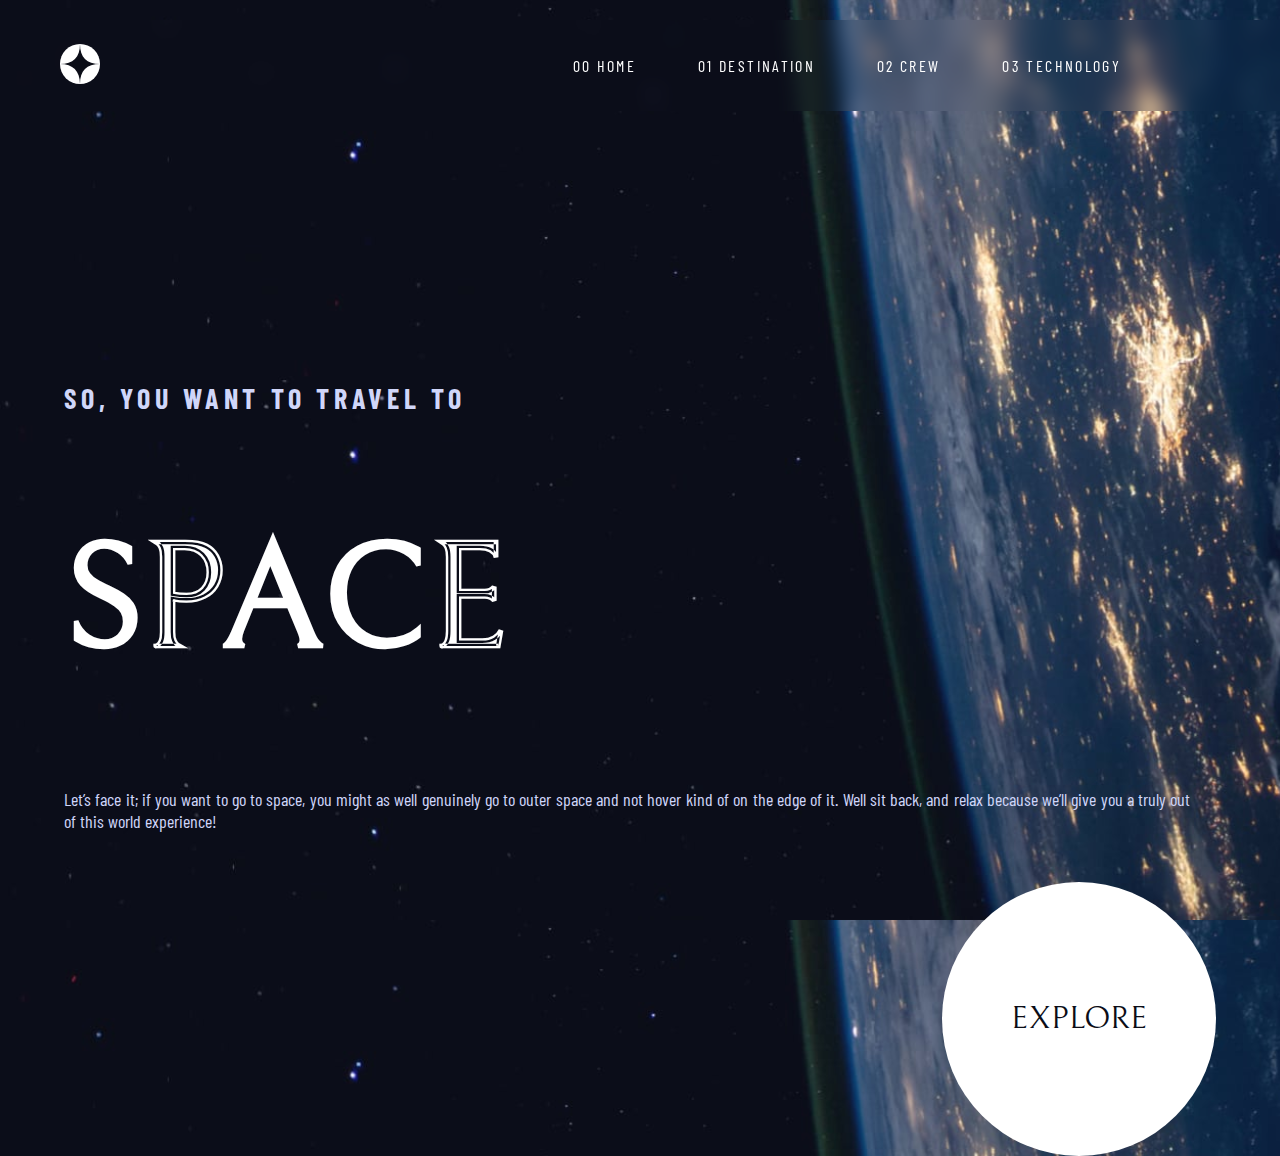
<file: index.html>
<!DOCTYPE html>
<html lang="en">

<head>
    <meta charset="UTF-8">
    <meta name="viewport" content="width=device-width">
    <title>Space Tourism</title>
    <!-- link css -->
    <link rel="stylesheet" type="text/css" href="./assets/css/style.css">
    <!-- link bootstrap -->
    <link href="https://cdn.jsdelivr.net/npm/bootstrap@5.3.0/dist/css/bootstrap.min.css" rel="stylesheet"
        integrity="sha384-9ndCyUaIbzAi2FUVXJi0CjmCapSmO7SnpJef0486qhLnuZ2cdeRhO02iuK6FUUVM" crossorigin="anonymous">
    <!-- link gg fonts -->
    <link rel="preconnect" href="https://fonts.googleapis.com">
    <link rel="preconnect" href="https://fonts.gstatic.com" crossorigin>
    <link href="https://fonts.googleapis.com/css2?family=Bellefair&display=swap" rel="stylesheet">
    <link rel="preconnect" href="https://fonts.googleapis.com">
    <link rel="preconnect" href="https://fonts.gstatic.com" crossorigin>
    <link href="https://fonts.googleapis.com/css2?family=Barlow+Condensed&display=swap" rel="stylesheet">
    <style>
        @media only screen and (min-width:320px) {
            body {
                background: url("/assets/home/background-home-mobile.jpg");
                background-size: cover;
                height: 100vh;
            }
        }

        @media only screen and (min-width:768px) {
            body {
                background: url("/assets/home/background-home-tablet.jpg");
                background-size: cover;
                height: 100vh;
            }
        }

        @media only screen and (min-width:1280px) {
            body {
                background: url("/assets/home/background-home-desktop.jpg");
                background-size: cover;
                height: 100vh;
            }
        }
    </style>
</head>

<body>
    <!-- navbar -->
    <div class="nav-bar">
        <div class="logo">
            <a href="./index.html"><img src="assets/logo.svg" alt="company logo"></a>
        </div>
        <div class="navbar-links">
            <ul>
                <li><a href="./index.html">00 HOME</a></li>
                <li><a href="./destination/destination-moon.html">01 DESTINATION</a></li>
                <li><a href="./crew/crew-douglas.html">02 CREW</a></li>
                <li><a href="./technology/technology-launch.html">03 TECHNOLOGY</a></li>
            </ul>
        </div>
    </div>

    <!-- content -->
    <div class="page">
        <div class="container">
            <div class="row" id="home-row">
                <div class="col-lg-6" id="col1">
                    <h5 class="f-text">SO, YOU WANT TO TRAVEL TO</h5>
                    <h1 class="main-text">SPACE</h1>
                    <p class="s-text">Let’s face it; if you want to go to space, you might as well genuinely go to outer
                        space and not hover kind of on the edge of it. Well sit back, and relax because we’ll give you a
                        truly out of this world experience!</p>
                </div>
                <div class="col-lg-6" id="col2">
                    <a href="./destination/destination-moon.html" class="explore-link">
                        <div class="home-button">
                            <p>EXPLORE</p>
                        </div>
                    </a>
                </div>
            </div>
        </div>
    </div>

    <!-- link script css -->
    <script src=" https://cdn.jsdelivr.net/npm/bootstrap@5.3.0/dist/js/bootstrap.bundle.min.js"
        integrity="sha384-geWF76RCwLtnZ8qwWowPQNguL3RmwHVBC9FhGdlKrxdiJJigb/j/68SIy3Te4Bkz" crossorigin="anonymous">
        </script>
</body>

</html>
</file>
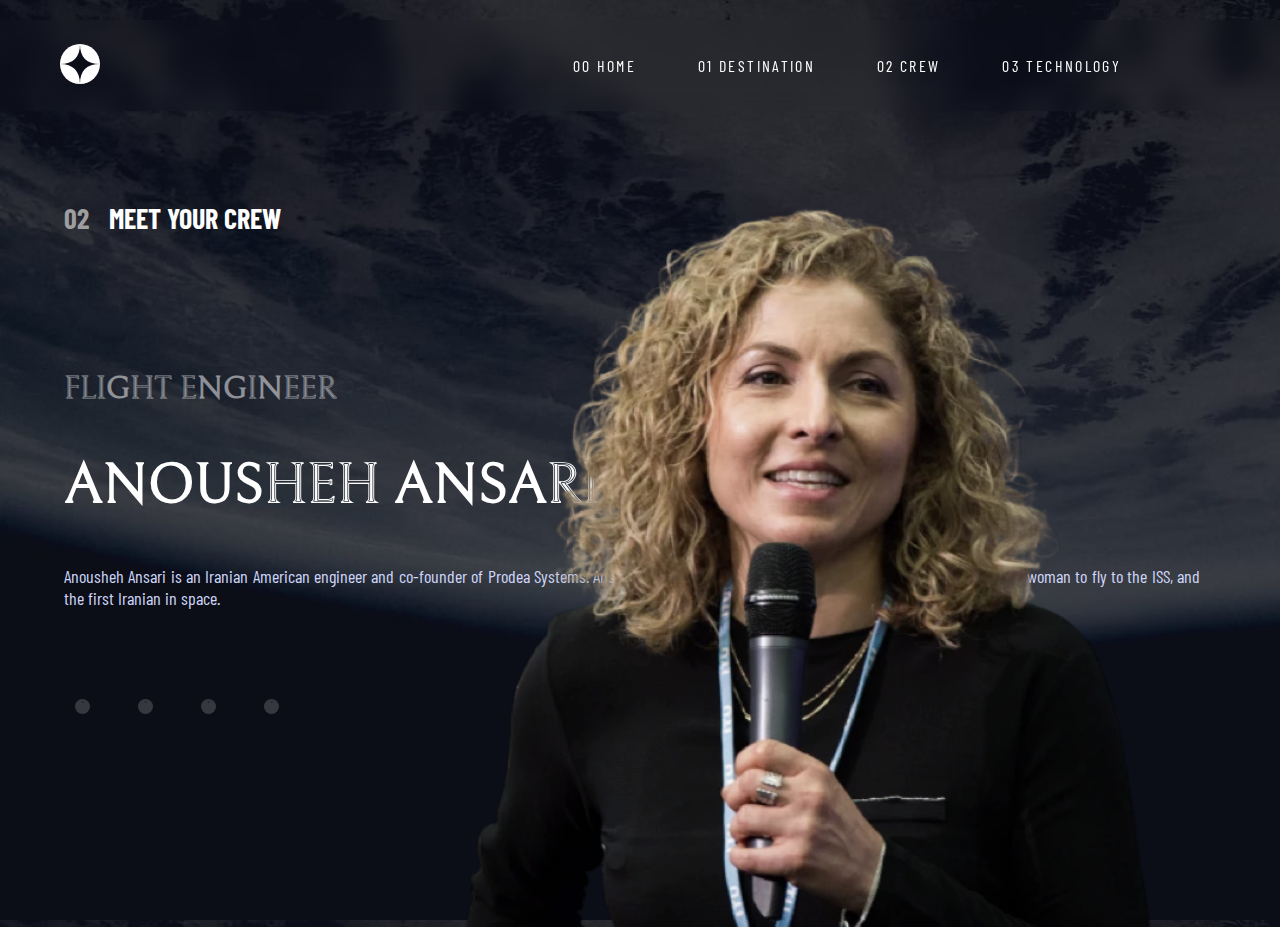
<file: crew/crew-anousheh.html>
<!DOCTYPE html>
<html lang="en">

<head>
    <meta charset="UTF-8">
    <meta name="viewport" content="width=device-width">
    <title>CREW</title>
    <!-- link css -->
    <link rel="stylesheet" type="text/css" href="../assets/css/style.css">
    <!-- link bootstrap -->
    <link href="https://cdn.jsdelivr.net/npm/bootstrap@5.3.0/dist/css/bootstrap.min.css" rel="stylesheet"
        integrity="sha384-9ndCyUaIbzAi2FUVXJi0CjmCapSmO7SnpJef0486qhLnuZ2cdeRhO02iuK6FUUVM" crossorigin="anonymous">
    <!-- link gg fonts -->
    <link rel="preconnect" href="https://fonts.googleapis.com">
    <link rel="preconnect" href="https://fonts.gstatic.com" crossorigin>
    <link href="https://fonts.googleapis.com/css2?family=Bellefair&display=swap" rel="stylesheet">
    <link rel="preconnect" href="https://fonts.googleapis.com">
    <link rel="preconnect" href="https://fonts.gstatic.com" crossorigin>
    <link href="https://fonts.googleapis.com/css2?family=Barlow+Condensed&display=swap" rel="stylesheet">
    <style>
        @media only screen and (min-width: 320px) {
            body {
                background: url("../assets/crew/background-crew-mobile.jpg");
                background-size: cover;
                height: 100vh;
            }
        }

        @media only screen and (min-width: 768px) {
            body {
                background: url("../assets/crew/background-crew-tablet.jpg");
                background-size: cover;
                height: 100vh;
            }
        }

        @media only screen and (min-width: 1280px) {
            body {
                background: url("../assets/crew/background-crew-desktop.jpg");
                background-size: cover;
                height: 100vh;
            }
        }
    </style>
</head>

<body>
    <!-- navbar -->
    <div class="nav-bar">
        <div class="logo">
            <a href="../index.html"><img src="../assets/logo.svg" alt="company logo"></a>
        </div>
        <div class="navbar-links">
            <ul>
                <li><a href="../index.html">00 HOME</a></li>
                <li><a href="../destination/destination-moon.html">01 DESTINATION</a></li>
                <li><a href="../crew/crew-douglas.html">02 CREW</a></li>
                <li><a href="../technology/technology-launch.html">03 TECHNOLOGY</a></li>
            </ul>
        </div>
    </div>

    <!-- content -->
    <div class="container">
        <div class="row" id="crew-row">
            <div class="col-lg-6">
                <h5 class="crew-title"><span style="color:rgb(158, 158, 158)">02</span>MEET YOUR CREW</h5>
                <div class="crew-content">
                    <h3 class="crew-position">FLIGHT ENGINEER</h3>
                    <h2 class="crew-name">ANOUSHEH ANSARI</h2>
                    <p class="crew-desc">Anousheh Ansari is an Iranian American engineer and co-founder of Prodea
                        Systems. Ansari was the fourth self-funded space tourist, the first self-funded woman to fly to
                        the ISS, and the first Iranian in space.</p>
                </div>
                <div class="crew-nav">
                    <div class="nav-circles">
                        <a href="./crew-douglas.html">.</a>
                    </div>
                    <div class="nav-circles">
                        <a href="./crew-mark.html">.</a>
                    </div>
                    <div class="nav-circles">
                        <a href="./crew-pilot.html">.</a>
                    </div>
                    <div class="nav-circles">
                        <a href="./crew-anousheh.html">.</a>
                    </div>
                </div>
            </div>
            <div class="col-lg-6">
                <img src="../assets/crew/image-anousheh-ansari.webp" class="crew-image" alt="crew image">
                <hr class="crew-image-line">
            </div>
        </div>
    </div>

    <!-- link script css -->
    <script src="https://cdn.jsdelivr.net/npm/bootstrap@5.3.0/dist/js/bootstrap.bundle.min.js"
        integrity="sha384-geWF76RCwLtnZ8qwWowPQNguL3RmwHVBC9FhGdlKrxdiJJigb/j/68SIy3Te4Bkz" crossorigin="anonymous">
        </script>
</body>

</html>
</file>
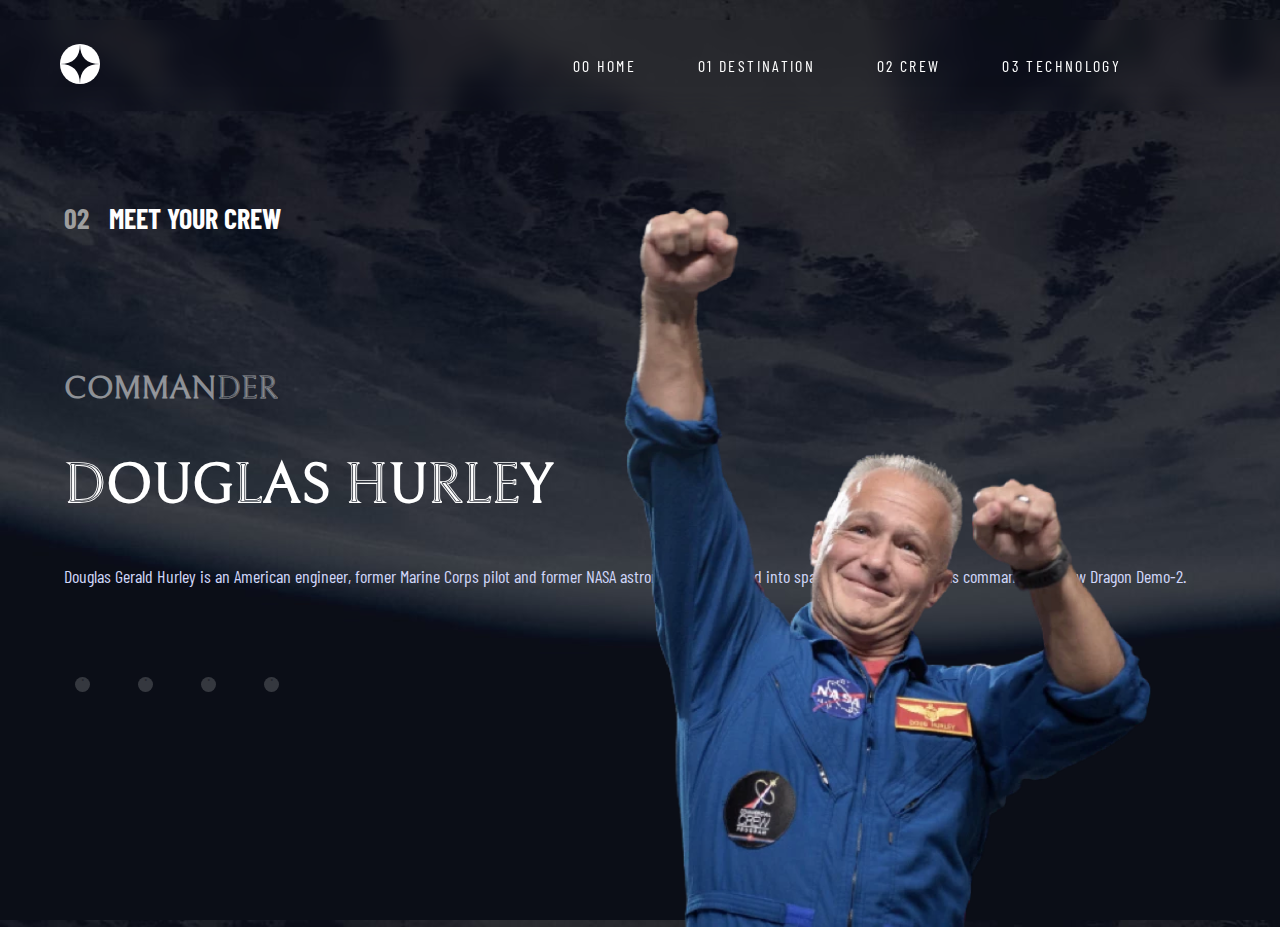
<file: crew/crew-douglas.html>
<!DOCTYPE html>
<html lang="en">

<head>
    <meta charset="UTF-8">
    <meta name="viewport" content="width=device-width">
    <title>CREW</title>
    <!-- link css -->
    <link rel="stylesheet" type="text/css" href="../assets/css/style.css">
    <!-- link bootstrap -->
    <link href="https://cdn.jsdelivr.net/npm/bootstrap@5.3.0/dist/css/bootstrap.min.css" rel="stylesheet"
        integrity="sha384-9ndCyUaIbzAi2FUVXJi0CjmCapSmO7SnpJef0486qhLnuZ2cdeRhO02iuK6FUUVM" crossorigin="anonymous">
    <!-- link gg fonts -->
    <link rel="preconnect" href="https://fonts.googleapis.com">
    <link rel="preconnect" href="https://fonts.gstatic.com" crossorigin>
    <link href="https://fonts.googleapis.com/css2?family=Bellefair&display=swap" rel="stylesheet">
    <link rel="preconnect" href="https://fonts.googleapis.com">
    <link rel="preconnect" href="https://fonts.gstatic.com" crossorigin>
    <link href="https://fonts.googleapis.com/css2?family=Barlow+Condensed&display=swap" rel="stylesheet">
    <style>
        @media only screen and (min-width: 320px) {
            body {
                background: url("../assets/crew/background-crew-mobile.jpg");
                background-size: cover;
                height: 100vh;
            }
        }

        @media only screen and (min-width: 768px) {
            body {
                background: url("../assets/crew/background-crew-tablet.jpg");
                background-size: cover;
                height: 100vh;
            }
        }

        @media only screen and (min-width: 1280px) {
            body {
                background: url("../assets/crew/background-crew-desktop.jpg");
                background-size: cover;
                height: 100vh;
            }
        }
    </style>
</head>

<body>
    <!-- navbar -->
    <div class="nav-bar">
        <div class="logo">
            <a href="../index.html"><img src="../assets/logo.svg" alt="company logo"></a>
        </div>
        <div class="navbar-links">
            <ul>
                <li><a href="../index.html">00 HOME</a></li>
                <li><a href="../destination/destination-moon.html">01 DESTINATION</a></li>
                <li><a href="../crew/crew-douglas.html">02 CREW</a></li>
                <li><a href="../technology/technology-launch.html">03 TECHNOLOGY</a></li>
            </ul>
        </div>
    </div>

    <!-- content -->
    <div class="container">
        <div class="row" id="crew-row">
            <div class="col-lg-6">
                <h5 class="crew-title"><span style="color:rgb(158, 158, 158)">02</span>MEET YOUR CREW</h5>
                <div class="crew-content">
                    <h3 class="crew-position">COMMANDER</h3>
                    <h2 class="crew-name">DOUGLAS HURLEY</h2>
                    <p class="crew-desc">Douglas Gerald Hurley is an American engineer, former Marine
                        Corps pilot and former NASA astronaut. He launched into space for the third time as commander of
                        Crew Dragon Demo-2.</p>
                </div>
                <div class="crew-nav">
                    <div class="nav-circles">
                        <a href="./crew-douglas.html">.</a>
                    </div>
                    <div class="nav-circles">
                        <a href="./crew-mark.html">.</a>
                    </div>
                    <div class="nav-circles">
                        <a href="./crew-pilot.html">.</a>
                    </div>
                    <div class="nav-circles">
                        <a href="./crew-anousheh.html">.</a>
                    </div>
                </div>
            </div>
            <div class="col-lg-6">
                <img src="../assets/crew/image-douglas-hurley.webp" class="crew-image" alt="crew image">
                <hr class="crew-image-line">
            </div>
        </div>
    </div>

    <!-- link script css -->
    <script src="https://cdn.jsdelivr.net/npm/bootstrap@5.3.0/dist/js/bootstrap.bundle.min.js"
        integrity="sha384-geWF76RCwLtnZ8qwWowPQNguL3RmwHVBC9FhGdlKrxdiJJigb/j/68SIy3Te4Bkz" crossorigin="anonymous">
        </script>
</body>

</html>
</file>
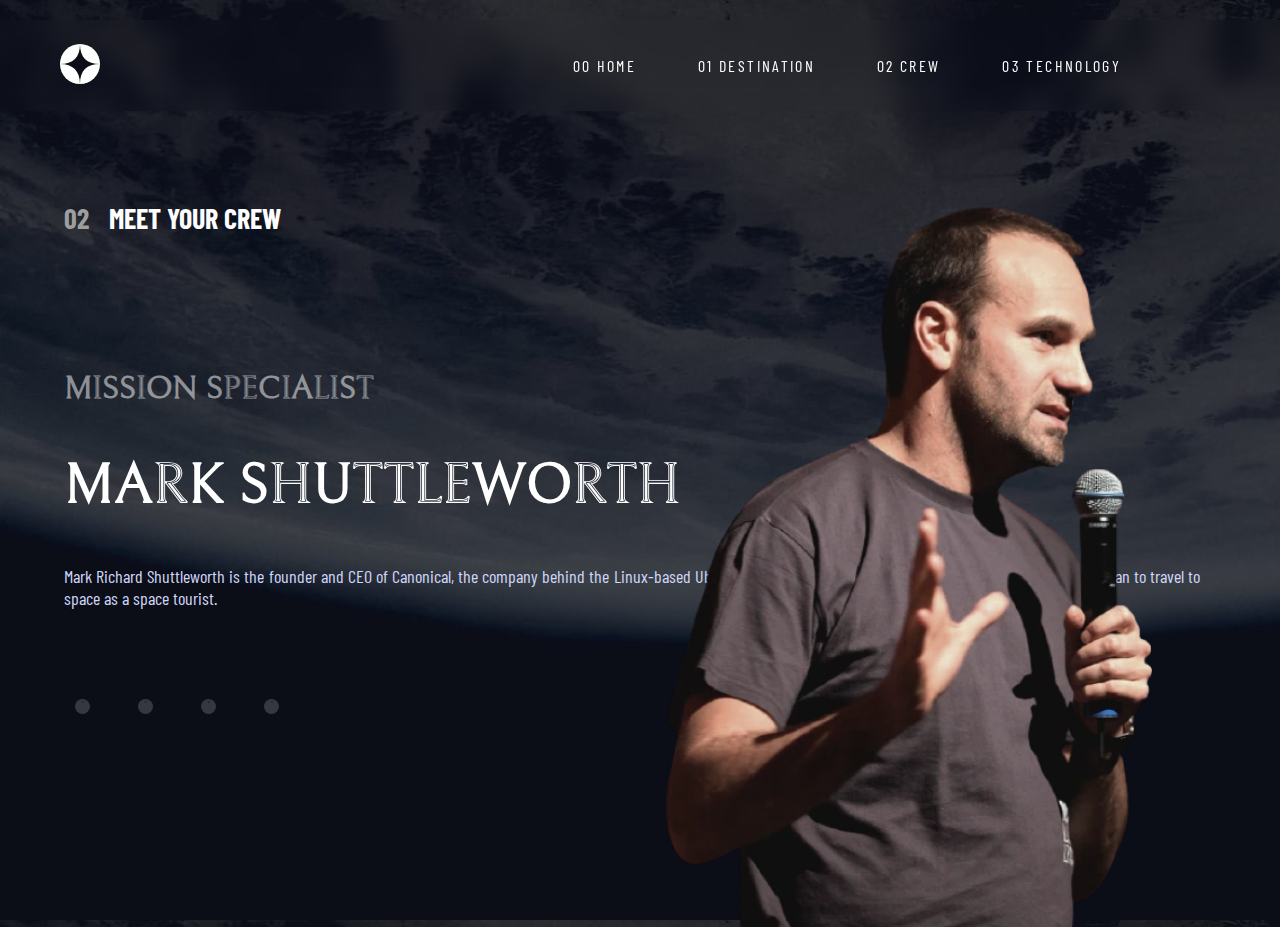
<file: crew/crew-mark.html>
<!DOCTYPE html>
<html lang="en">

<head>
    <meta charset="UTF-8">
    <meta name="viewport" content="width=device-width">
    <title>CREW</title>
    <!-- link css -->
    <link rel="stylesheet" type="text/css" href="../assets/css/style.css">
    <!-- link bootstrap -->
    <link href="https://cdn.jsdelivr.net/npm/bootstrap@5.3.0/dist/css/bootstrap.min.css" rel="stylesheet"
        integrity="sha384-9ndCyUaIbzAi2FUVXJi0CjmCapSmO7SnpJef0486qhLnuZ2cdeRhO02iuK6FUUVM" crossorigin="anonymous">
    <!-- link gg fonts -->
    <link rel="preconnect" href="https://fonts.googleapis.com">
    <link rel="preconnect" href="https://fonts.gstatic.com" crossorigin>
    <link href="https://fonts.googleapis.com/css2?family=Bellefair&display=swap" rel="stylesheet">
    <link rel="preconnect" href="https://fonts.googleapis.com">
    <link rel="preconnect" href="https://fonts.gstatic.com" crossorigin>
    <link href="https://fonts.googleapis.com/css2?family=Barlow+Condensed&display=swap" rel="stylesheet">
    <style>
        @media only screen and (min-width: 320px) {
            body {
                background: url("../assets/crew/background-crew-mobile.jpg");
                background-size: cover;
                height: 100vh;
            }
        }

        @media only screen and (min-width: 768px) {
            body {
                background: url("../assets/crew/background-crew-tablet.jpg");
                background-size: cover;
                height: 100vh;
            }
        }

        @media only screen and (min-width: 1280px) {
            body {
                background: url("../assets/crew/background-crew-desktop.jpg");
                background-size: cover;
                height: 100vh;
            }
        }
    </style>
</head>

<body>
    <!-- navbar -->
    <div class="nav-bar">
        <div class="logo">
            <a href="../index.html"><img src="../assets/logo.svg" alt="company logo"></a>
        </div>
        <div class="navbar-links">
            <ul>
                <li><a href="../index.html">00 HOME</a></li>
                <li><a href="../destination/destination-moon.html">01 DESTINATION</a></li>
                <li><a href="../crew/crew-douglas.html">02 CREW</a></li>
                <li><a href="../technology/technology-launch.html">03 TECHNOLOGY</a></li>
            </ul>
        </div>
    </div>

    <!-- content -->
    <div class="container">
        <div class="row" id="crew-row">
            <div class="col-lg-6">
                <h5 class="crew-title"><span style="color:rgb(158, 158, 158)">02</span>MEET YOUR CREW</h5>
                <div class="crew-content">
                    <h3 class="crew-position">MISSION SPECIALIST</h3>
                    <h2 class="crew-name">MARK SHUTTLEWORTH</h2>
                    <p class="crew-desc">Mark Richard Shuttleworth is the founder and CEO of Canonical, the company
                        behind the Linux-based Ubuntu operating system. Shuttleworth became the first South African to
                        travel to space as a space tourist.</p>
                </div>
                <div class="crew-nav">
                    <div class="nav-circles">
                        <a href="./crew-douglas.html">.</a>
                    </div>
                    <div class="nav-circles">
                        <a href="./crew-mark.html">.</a>
                    </div>
                    <div class="nav-circles">
                        <a href="./crew-pilot.html">.</a>
                    </div>
                    <div class="nav-circles">
                        <a href="./crew-anousheh.html">.</a>
                    </div>
                </div>
            </div>
            <div class="col-lg-6">
                <img src="../assets/crew/image-mark-shuttleworth.webp" class="crew-image" alt="crew image">
                <hr class="crew-image-line">
            </div>
        </div>
    </div>

    <!-- link script css -->
    <script src="https://cdn.jsdelivr.net/npm/bootstrap@5.3.0/dist/js/bootstrap.bundle.min.js"
        integrity="sha384-geWF76RCwLtnZ8qwWowPQNguL3RmwHVBC9FhGdlKrxdiJJigb/j/68SIy3Te4Bkz" crossorigin="anonymous">
        </script>
</body>

</html>
</file>
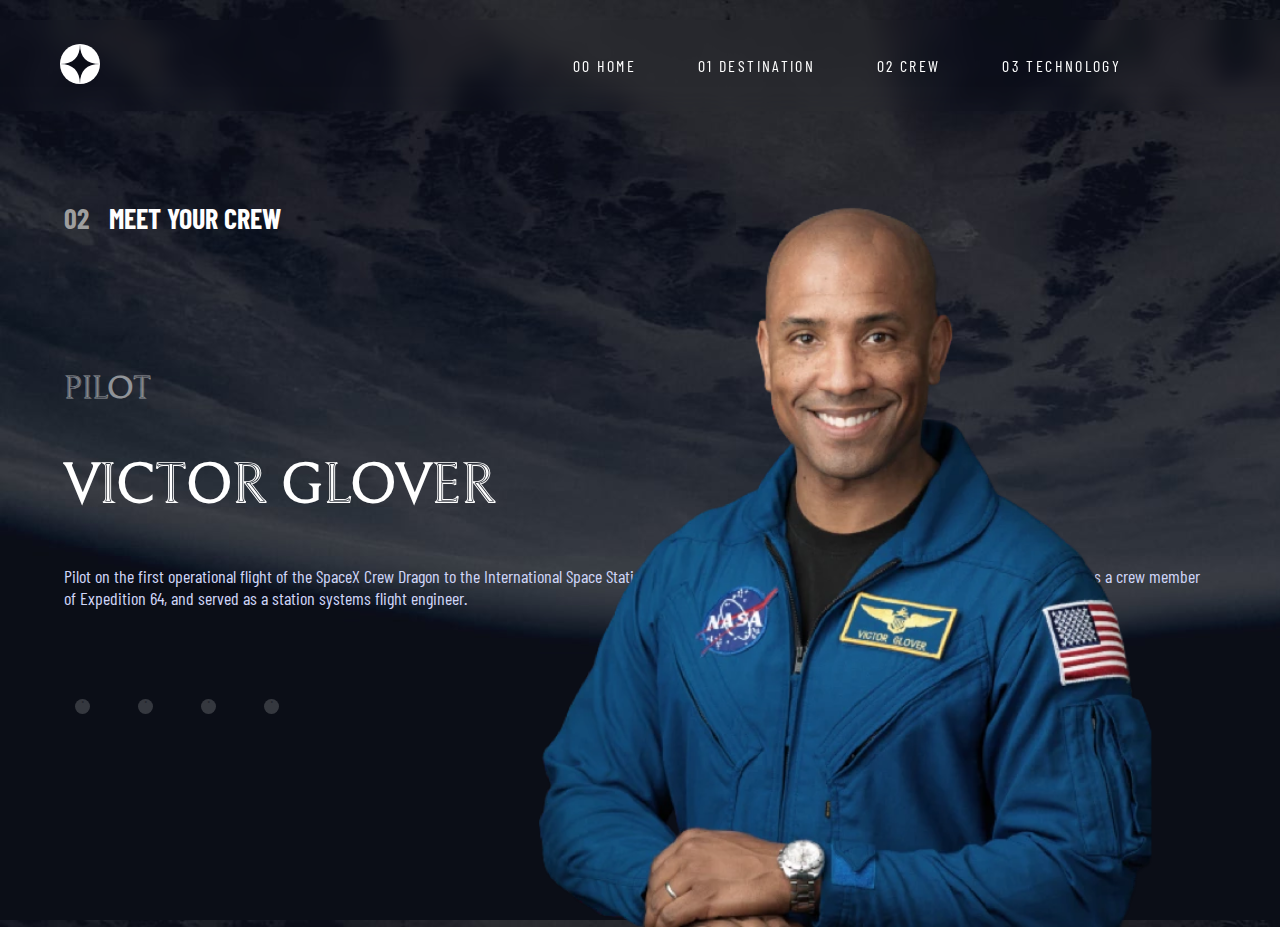
<file: crew/crew-pilot.html>
<!DOCTYPE html>
<html lang="en">

<head>
    <meta charset="UTF-8">
    <meta name="viewport" content="width=device-width">
    <title>CREW</title>
    <!-- link css -->
    <link rel="stylesheet" type="text/css" href="../assets/css/style.css">
    <!-- link bootstrap -->
    <link href="https://cdn.jsdelivr.net/npm/bootstrap@5.3.0/dist/css/bootstrap.min.css" rel="stylesheet"
        integrity="sha384-9ndCyUaIbzAi2FUVXJi0CjmCapSmO7SnpJef0486qhLnuZ2cdeRhO02iuK6FUUVM" crossorigin="anonymous">
    <!-- link gg fonts -->
    <link rel="preconnect" href="https://fonts.googleapis.com">
    <link rel="preconnect" href="https://fonts.gstatic.com" crossorigin>
    <link href="https://fonts.googleapis.com/css2?family=Bellefair&display=swap" rel="stylesheet">
    <link rel="preconnect" href="https://fonts.googleapis.com">
    <link rel="preconnect" href="https://fonts.gstatic.com" crossorigin>
    <link href="https://fonts.googleapis.com/css2?family=Barlow+Condensed&display=swap" rel="stylesheet">
    <style>
        @media only screen and (min-width: 320px) {
            body {
                background: url("../assets/crew/background-crew-mobile.jpg");
                background-size: cover;
                height: 100vh;
            }
        }

        @media only screen and (min-width: 768px) {
            body {
                background: url("../assets/crew/background-crew-tablet.jpg");
                background-size: cover;
                height: 100vh;
            }
        }

        @media only screen and (min-width: 1280px) {
            body {
                background: url("../assets/crew/background-crew-desktop.jpg");
                background-size: cover;
                height: 100vh;
            }
        }
    </style>
</head>

<body>
    <!-- navbar -->
    <div class="nav-bar">
        <div class="logo">
            <a href="../index.html"><img src="../assets/logo.svg" alt="company logo"></a>
        </div>
        <div class="navbar-links">
            <ul>
                <li><a href="../index.html">00 HOME</a></li>
                <li><a href="../destination/destination-moon.html">01 DESTINATION</a></li>
                <li><a href="../crew/crew-douglas.html">02 CREW</a></li>
                <li><a href="../technology/technology-launch.html">03 TECHNOLOGY</a></li>
            </ul>
        </div>
    </div>

    <!-- content -->
    <div class="container">
        <div class="row" id="crew-row">
            <div class="col-lg-6">
                <h5 class="crew-title"><span style="color:rgb(158, 158, 158)">02</span>MEET YOUR CREW</h5>
                <div class="crew-content">
                    <h3 class="crew-position">PILOT</h3>
                    <h2 class="crew-name">VICTOR GLOVER</h2>
                    <p class="crew-desc">Pilot on the first operational flight of the SpaceX Crew Dragon to the
                        International Space Station. Glover is a commander in the U.S. Navy where he pilots an F/A-18.He
                        was a crew member of Expedition 64, and served as a station systems flight engineer.</p>
                </div>
                <div class="crew-nav">
                    <div class="nav-circles">
                        <a href="./crew-douglas.html">.</a>
                    </div>
                    <div class="nav-circles">
                        <a href="./crew-mark.html">.</a>
                    </div>
                    <div class="nav-circles">
                        <a href="./crew-pilot.html">.</a>
                    </div>
                    <div class="nav-circles">
                        <a href="./crew-anousheh.html">.</a>
                    </div>
                </div>
            </div>
            <div class="col-lg-6">
                <img src="../assets/crew/image-victor-glover.webp" class="crew-image" alt="crew image">
                <hr class="crew-image-line">
            </div>
        </div>
    </div>

    <!-- link script css -->
    <script src="https://cdn.jsdelivr.net/npm/bootstrap@5.3.0/dist/js/bootstrap.bundle.min.js"
        integrity="sha384-geWF76RCwLtnZ8qwWowPQNguL3RmwHVBC9FhGdlKrxdiJJigb/j/68SIy3Te4Bkz" crossorigin="anonymous">
        </script>
</body>

</html>
</file>
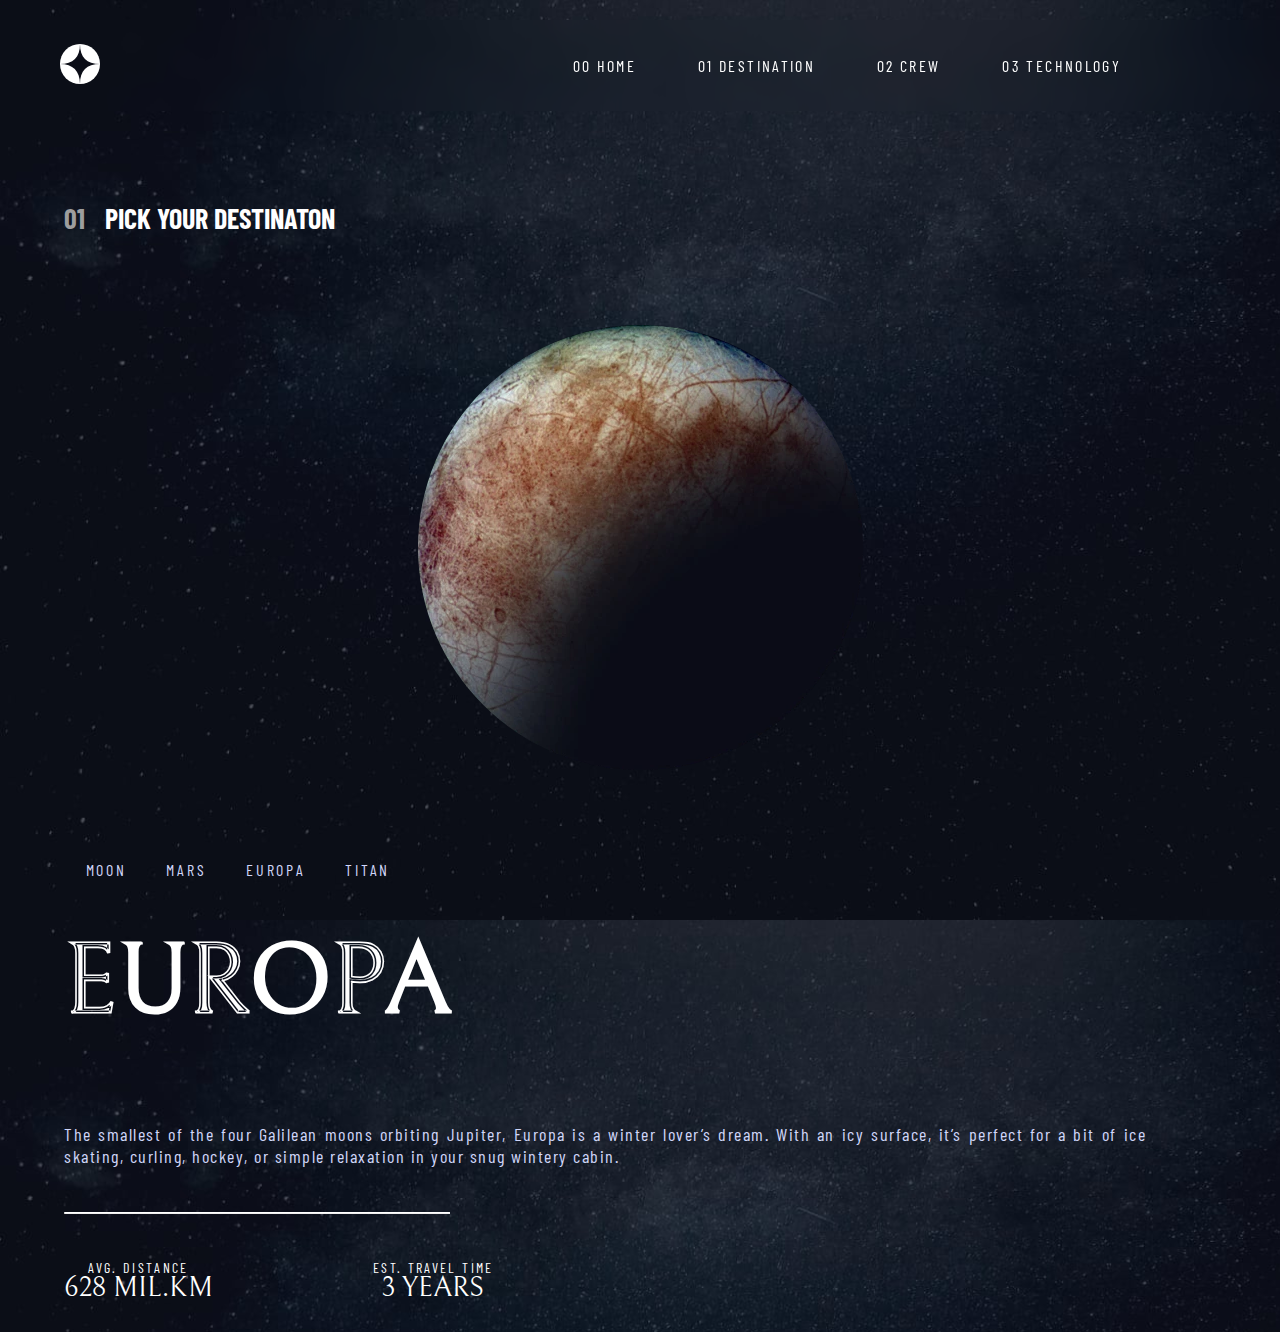
<file: destination/destination-europa.html>
<!DOCTYPE html>
<html lang="en">

<head>
    <meta charset="UTF-8">
    <meta name="viewport" content="width=device-width">
    <title>DESTINATION</title>
    <!-- link css -->
    <link rel="stylesheet" type="text/css" href="../assets/css/style.css">
    <!-- link bootstrap -->
    <link href="https://cdn.jsdelivr.net/npm/bootstrap@5.3.0/dist/css/bootstrap.min.css" rel="stylesheet"
        integrity="sha384-9ndCyUaIbzAi2FUVXJi0CjmCapSmO7SnpJef0486qhLnuZ2cdeRhO02iuK6FUUVM" crossorigin="anonymous">
    <!-- link gg fonts -->
    <link rel="preconnect" href="https://fonts.googleapis.com">
    <link rel="preconnect" href="https://fonts.gstatic.com" crossorigin>
    <link href="https://fonts.googleapis.com/css2?family=Bellefair&display=swap" rel="stylesheet">
    <link rel="preconnect" href="https://fonts.googleapis.com">
    <link rel="preconnect" href="https://fonts.gstatic.com" crossorigin>
    <link href="https://fonts.googleapis.com/css2?family=Barlow+Condensed&display=swap" rel="stylesheet">
    <style>
        @media only screen and (min-width: 320px) {
            body {
                background: url("../assets/destination/background-destination-mobile.jpg");
                background-size: cover;
                height: 100vh;
            }
        }

        @media only screen and (min-width: 768px) {
            body {
                background: url("../assets/destination/background-destination-tablet.jpg");
                background-size: cover;
                height: 100vh;
            }
        }

        @media only screen and (min-width: 1280px) {
            body {
                background: url("../assets/destination/background-destination-desktop.jpg");
                background-size: cover;
                height: 100vh;
            }
        }
    </style>
</head>

<body>
    <!-- navbar -->
    <div class="nav-bar">
        <div class="logo">
            <a href="../index.html"><img src="../assets/logo.svg" alt="company logo"></a>
        </div>
        <div class="navbar-links">
            <ul>
                <li><a href="../index.html">00 HOME</a></li>
                <li><a href="./destination-moon.html">01 DESTINATION</a></li>
                <li><a href="../crew/crew-douglas.html">02 CREW</a></li>
                <li><a href="../technology/technology-launch.html">03 TECHNOLOGY</a></li>
            </ul>
        </div>
    </div>

    <!-- content -->
    <div class="destination-page">
        <div class="container">
            <div class="row" id="dest-row">
                <div class="col-lg-6">
                    <h5 class="dest-title"><span style="color:rgb(158, 158, 158)">01</span>PICK YOUR DESTINATON</h5>
                    <div class="planetholder">
                        <img class="planet" src="../assets/destination/image-europa.webp" alt="moon">
                    </div>
                </div>
                <div class="col-lg-6" id="dest-col2">
                    <div class="planet-navbar">
                        <ul>
                            <li><a href="./destination-moon.html">MOON</a></li>
                            <li><a href="./destination-mars.html">MARS</a></li>
                            <li><a href="./destination-europa.html">EUROPA</a></li>
                            <li><a href="./destination-titan.html">TITAN</a></li>
                        </ul>
                    </div>
                    <h2 class="moon-name">EUROPA</h2>
                    <p class="moon-desc">The smallest of the four Galilean moons orbiting Jupiter, Europa is a winter
                        lover’s dream. With an icy surface, it’s perfect for a bit of ice skating, curling, hockey, or
                        simple relaxation in your snug wintery cabin.</p>
                    <hr class="line">
                    <div class="bottom-section">
                        <div class="distance">
                            <p class="dis-title">AVG. DISTANCE</p>
                            <p class="dis-value">628 MIL.KM</p>
                        </div>
                        <div class="time">
                            <p class="est-time">EST. TRAVEL TIME</p>
                            <p class="time-value">3 YEARS</p>
                        </div>
                    </div>
                </div>
            </div>
        </div>
    </div>

    <!-- link script css -->
    <script src=" https://cdn.jsdelivr.net/npm/bootstrap@5.3.0/dist/js/bootstrap.bundle.min.js"
        integrity="sha384-geWF76RCwLtnZ8qwWowPQNguL3RmwHVBC9FhGdlKrxdiJJigb/j/68SIy3Te4Bkz" crossorigin="anonymous">
        </script>
</body>

</html>
</file>
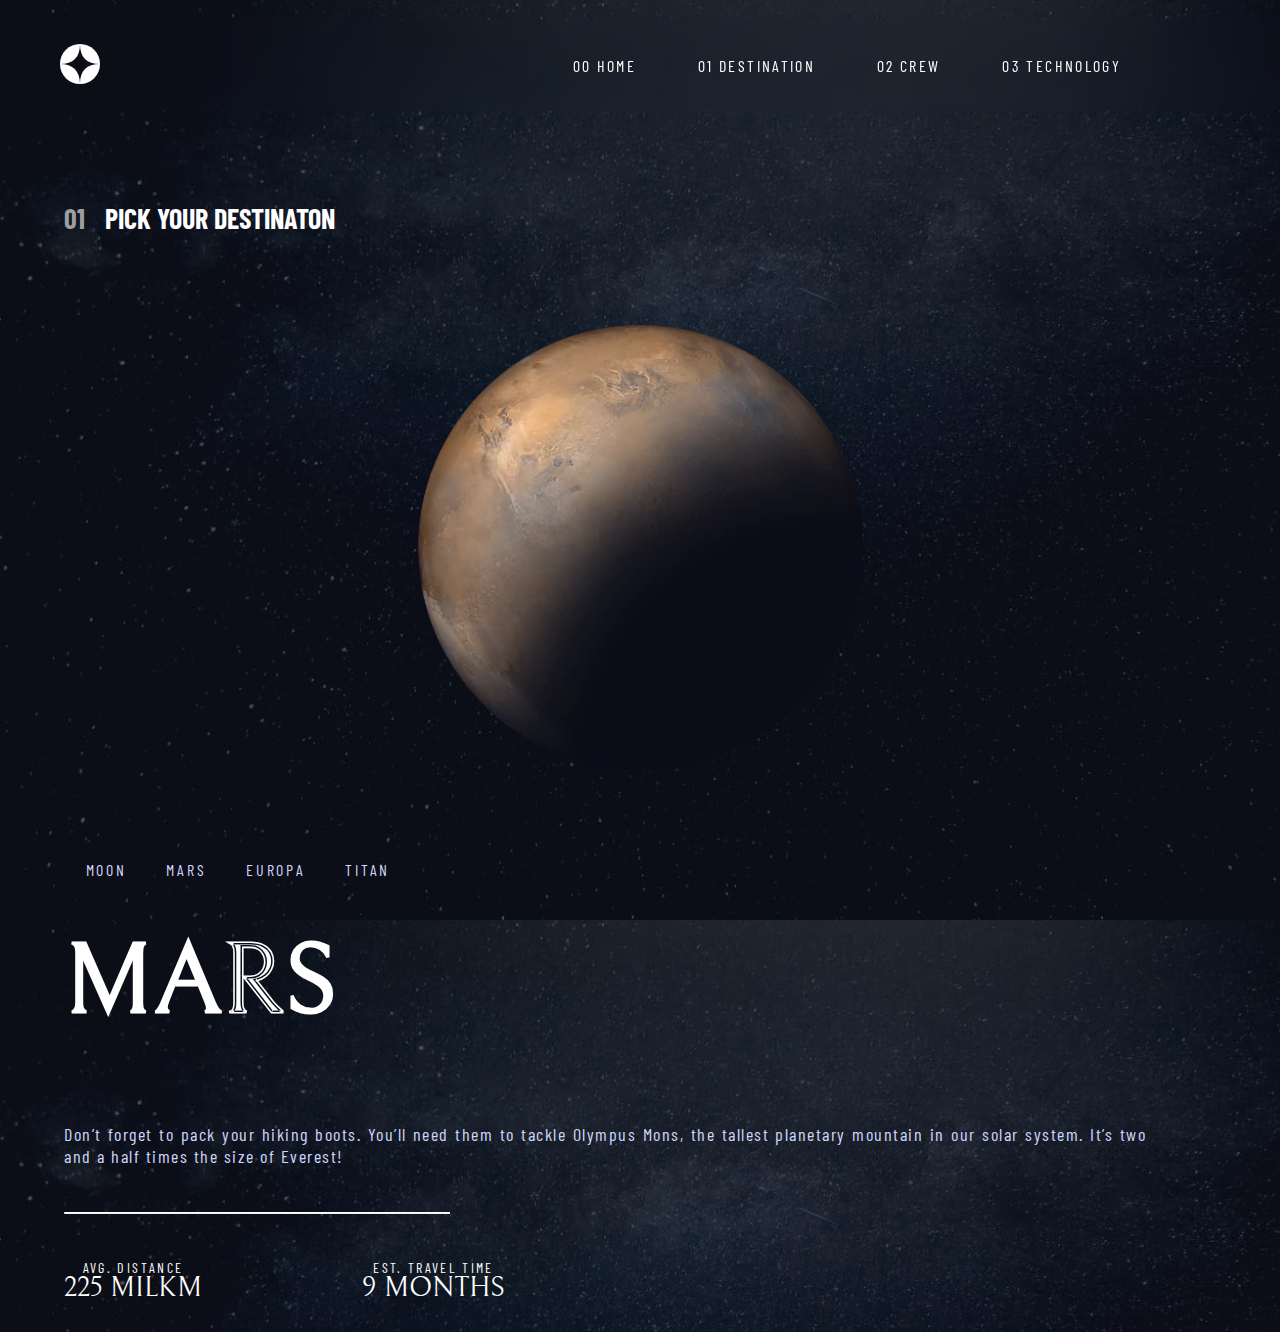
<file: destination/destination-mars.html>
<!DOCTYPE html>
<html lang="en">

<head>
    <meta charset="UTF-8">
    <meta name="viewport" content="width=device-width">
    <title>DESTINATION</title>
    <!-- link css -->
    <link rel="stylesheet" type="text/css" href="../assets/css/style.css">
    <!-- link bootstrap -->
    <link href="https://cdn.jsdelivr.net/npm/bootstrap@5.3.0/dist/css/bootstrap.min.css" rel="stylesheet"
        integrity="sha384-9ndCyUaIbzAi2FUVXJi0CjmCapSmO7SnpJef0486qhLnuZ2cdeRhO02iuK6FUUVM" crossorigin="anonymous">
    <!-- link gg fonts -->
    <link rel="preconnect" href="https://fonts.googleapis.com">
    <link rel="preconnect" href="https://fonts.gstatic.com" crossorigin>
    <link href="https://fonts.googleapis.com/css2?family=Bellefair&display=swap" rel="stylesheet">
    <link rel="preconnect" href="https://fonts.googleapis.com">
    <link rel="preconnect" href="https://fonts.gstatic.com" crossorigin>
    <link href="https://fonts.googleapis.com/css2?family=Barlow+Condensed&display=swap" rel="stylesheet">
    <style>
        @media only screen and (min-width: 320px) {
            body {
                background: url("../assets/destination/background-destination-mobile.jpg");
                background-size: cover;
                height: 100vh;
            }
        }

        @media only screen and (min-width: 768px) {
            body {
                background: url("../assets/destination/background-destination-tablet.jpg");
                background-size: cover;
                height: 100vh;
            }
        }

        @media only screen and (min-width: 1280px) {
            body {
                background: url("../assets/destination/background-destination-desktop.jpg");
                background-size: cover;
                height: 100vh;
            }
        }
    </style>
</head>

<body>
    <!-- navbar -->
    <div class="nav-bar">
        <div class="logo">
            <a href="../index.html"><img src="../assets/logo.svg" alt="company logo"></a>
        </div>
        <div class="navbar-links">
            <ul>
                <li><a href="../index.html">00 HOME</a></li>
                <li><a href="./destination-moon.html">01 DESTINATION</a></li>
                <li><a href="../crew/crew-douglas.html">02 CREW</a></li>
                <li><a href="../technology/technology-launch.html">03 TECHNOLOGY</a></li>
            </ul>
        </div>
    </div>

    <!-- content -->
    <div class="destination-page">
        <div class="container">
            <div class="row" id="dest-row">
                <div class="col-lg-6">
                    <h5 class="dest-title"><span style="color:rgb(158, 158, 158)">01</span>PICK YOUR DESTINATON</h5>
                    <div class="planetholder">
                        <img class="planet" src="../assets/destination/image-mars.webp" alt="moon">
                    </div>
                </div>
                <div class="col-lg-6" id="dest-col2">
                    <div class="planet-navbar">
                        <ul>
                            <li><a href="./destination-moon.html">MOON</a></li>
                            <li><a href="./destination-mars.html">MARS</a></li>
                            <li><a href="./destination-europa.html">EUROPA</a></li>
                            <li><a href="./destination-titan.html">TITAN</a></li>
                        </ul>
                    </div>
                    <h2 class="moon-name">MARS</h2>
                    <p class="moon-desc">Don’t forget to pack your hiking boots. You’ll need them to tackle Olympus
                        Mons, the tallest planetary mountain in our solar system. It’s two and a half times the size of
                        Everest!</p>
                    <hr class="line">
                    <div class="bottom-section">
                        <div class="distance">
                            <p class="dis-title">AVG. DISTANCE</p>
                            <p class="dis-value">225 MILKM</p>
                        </div>
                        <div class="time">
                            <p class="est-time">EST. TRAVEL TIME</p>
                            <p class="time-value">9 MONTHS</p>
                        </div>
                    </div>
                </div>
            </div>
        </div>
    </div>

    <!-- link script css -->
    <script src=" https://cdn.jsdelivr.net/npm/bootstrap@5.3.0/dist/js/bootstrap.bundle.min.js"
        integrity="sha384-geWF76RCwLtnZ8qwWowPQNguL3RmwHVBC9FhGdlKrxdiJJigb/j/68SIy3Te4Bkz" crossorigin="anonymous">
        </script>
</body>

</html>
</file>
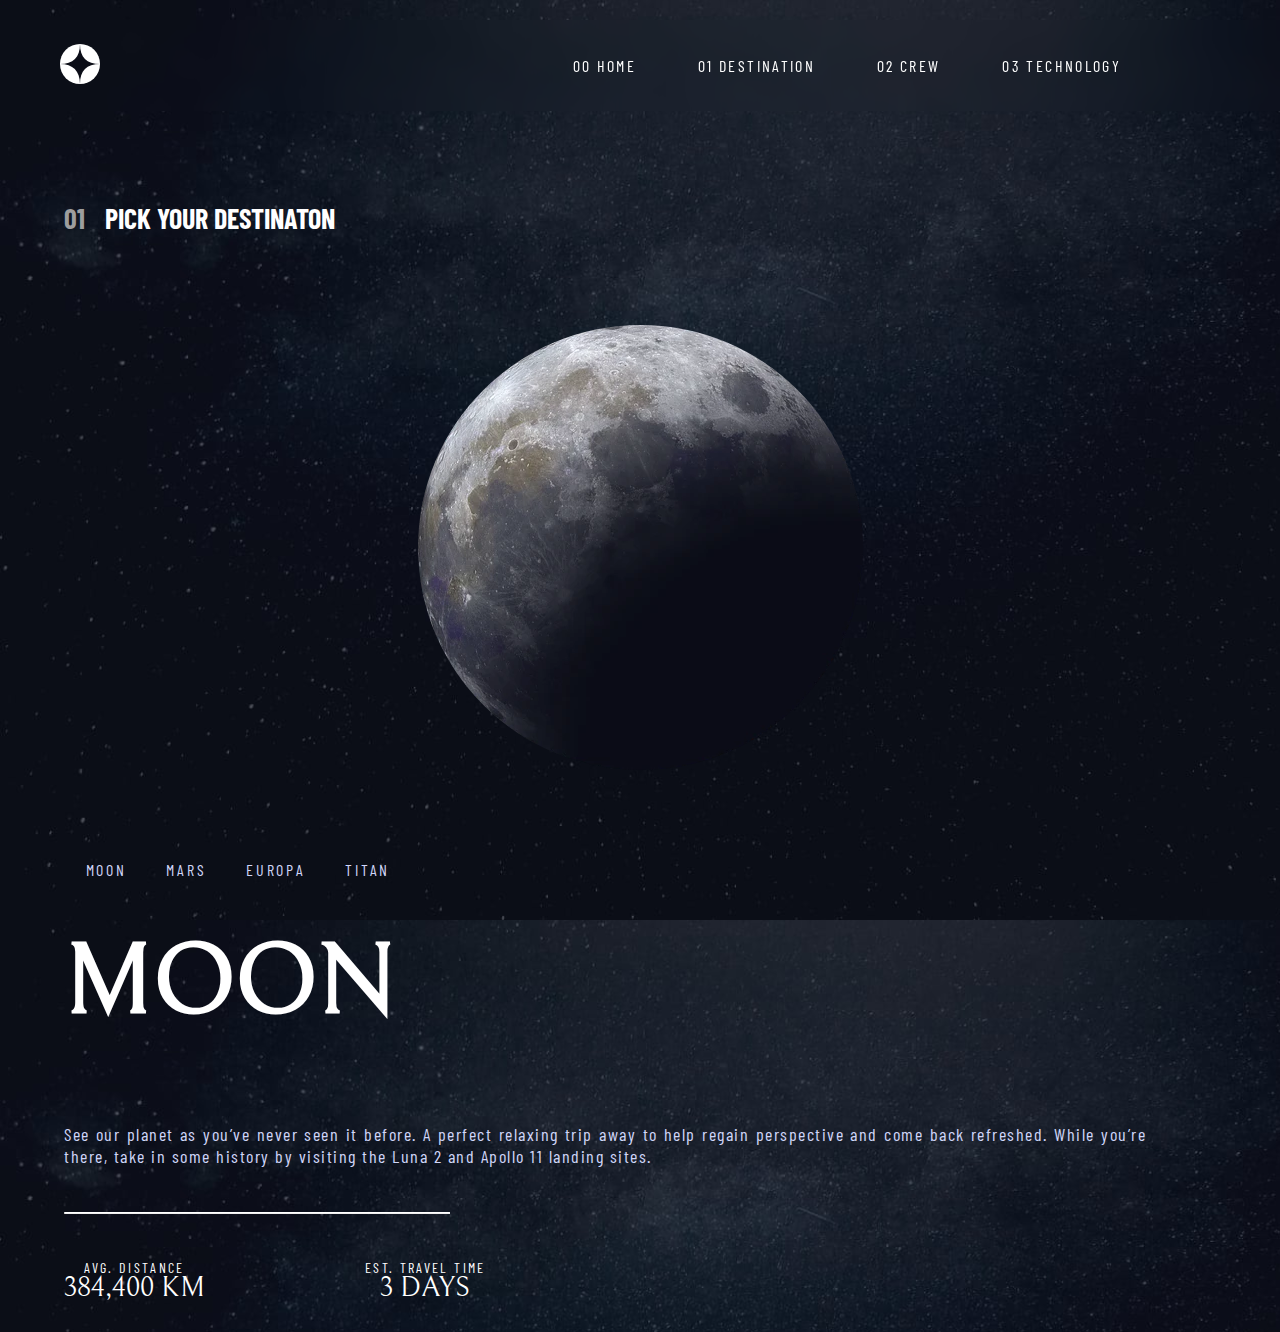
<file: destination/destination-moon.html>
<!DOCTYPE html>
<html lang="en">

<head>
    <meta charset="UTF-8">
    <meta name="viewport" content="width=device-width">
    <title>DESTINATION</title>
    <!-- link css -->
    <link rel="stylesheet" type="text/css" href="../assets/css/style.css">
    <!-- link bootstrap -->
    <link href="https://cdn.jsdelivr.net/npm/bootstrap@5.3.0/dist/css/bootstrap.min.css" rel="stylesheet"
        integrity="sha384-9ndCyUaIbzAi2FUVXJi0CjmCapSmO7SnpJef0486qhLnuZ2cdeRhO02iuK6FUUVM" crossorigin="anonymous">
    <!-- link gg fonts -->
    <link rel="preconnect" href="https://fonts.googleapis.com">
    <link rel="preconnect" href="https://fonts.gstatic.com" crossorigin>
    <link href="https://fonts.googleapis.com/css2?family=Bellefair&display=swap" rel="stylesheet">
    <link rel="preconnect" href="https://fonts.googleapis.com">
    <link rel="preconnect" href="https://fonts.gstatic.com" crossorigin>
    <link href="https://fonts.googleapis.com/css2?family=Barlow+Condensed&display=swap" rel="stylesheet">
    <style>
        @media only screen and (min-width: 320px) {
            body {
                background: url("../assets/destination/background-destination-mobile.jpg");
                background-size: cover;
                height: 100vh;
            }
        }

        @media only screen and (min-width: 768px) {
            body {
                background: url("../assets/destination/background-destination-tablet.jpg");
                background-size: cover;
                height: 100vh;
            }
        }

        @media only screen and (min-width: 1280px) {
            body {
                background: url("../assets/destination/background-destination-desktop.jpg");
                background-size: cover;
                height: 100vh;
            }
        }
    </style>
</head>

<body>
    <!-- navbar -->
    <div class="nav-bar">
        <div class="logo">
            <a href="../index.html"><img src="../assets/logo.svg" alt="company logo"></a>
        </div>
        <div class="navbar-links">
            <ul>
                <li><a href="../index.html">00 HOME</a></li>
                <li><a href="./destination-moon.html">01 DESTINATION</a></li>
                <li><a href="../crew/crew-douglas.html">02 CREW</a></li>
                <li><a href="../technology/technology-launch.html">03 TECHNOLOGY</a></li>
            </ul>
        </div>
    </div>

    <!-- content -->
    <div class="destination-page">
        <div class="container">
            <div class="row" id="dest-row">
                <div class="col-lg-6">
                    <h5 class="dest-title"><span style="color:rgb(158, 158, 158)">01</span>PICK YOUR DESTINATON</h5>
                    <div class="planetholder">
                        <img class="planet" src="../assets/destination/image-moon.webp" alt="moon">
                    </div>
                </div>
                <div class="col-lg-6" id="dest-col2">
                    <div class="planet-navbar">
                        <ul>
                            <li><a href="./destination-moon.html">MOON</a></li>
                            <li><a href="./destination-mars.html">MARS</a></li>
                            <li><a href="./destination-europa.html">EUROPA</a></li>
                            <li><a href="./destination-titan.html">TITAN</a></li>
                        </ul>
                    </div>
                    <h2 class="moon-name">MOON</h2>
                    <p class="moon-desc">See our planet as you’ve never seen it before. A perfect
                        relaxing trip away to help regain perspective and come back refreshed. While you’re there, take
                        in some history by visiting the Luna 2 and Apollo 11 landing sites.</p>
                    <hr class="line">
                    <div class="bottom-section">
                        <div class="distance">
                            <p class="dis-title">AVG. DISTANCE</p>
                            <p class="dis-value">384,400 KM</p>
                        </div>
                        <div class="time">
                            <p class="est-time">EST. TRAVEL TIME</p>
                            <p class="time-value">3 DAYS</p>
                        </div>
                    </div>
                </div>
            </div>
        </div>
    </div>

    <!-- link script css -->
    <script src=" https://cdn.jsdelivr.net/npm/bootstrap@5.3.0/dist/js/bootstrap.bundle.min.js"
        integrity="sha384-geWF76RCwLtnZ8qwWowPQNguL3RmwHVBC9FhGdlKrxdiJJigb/j/68SIy3Te4Bkz" crossorigin="anonymous">
        </script>
</body>

</html>
</file>
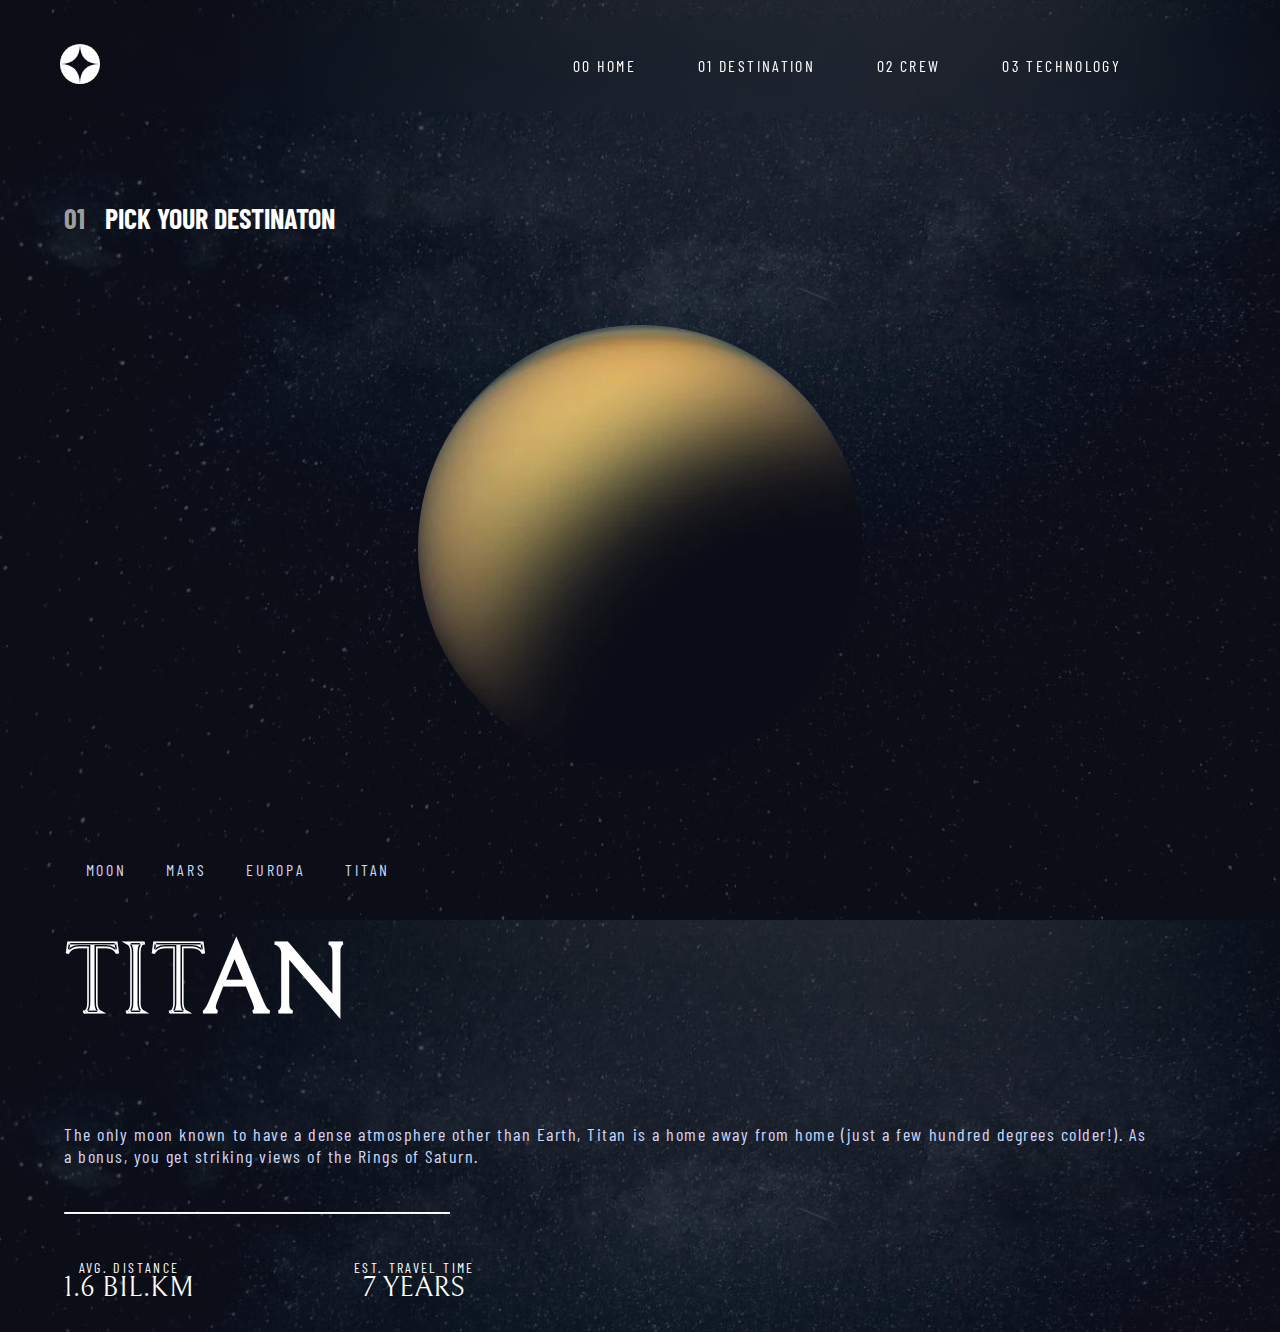
<file: destination/destination-titan.html>
<!DOCTYPE html>
<html lang="en">

<head>
    <meta charset="UTF-8">
    <meta name="viewport" content="width=device-width">
    <title>DESTINATION</title>
    <!-- link css -->
    <link rel="stylesheet" type="text/css" href="../assets/css/style.css">
    <!-- link bootstrap -->
    <link href="https://cdn.jsdelivr.net/npm/bootstrap@5.3.0/dist/css/bootstrap.min.css" rel="stylesheet"
        integrity="sha384-9ndCyUaIbzAi2FUVXJi0CjmCapSmO7SnpJef0486qhLnuZ2cdeRhO02iuK6FUUVM" crossorigin="anonymous">
    <!-- link gg fonts -->
    <link rel="preconnect" href="https://fonts.googleapis.com">
    <link rel="preconnect" href="https://fonts.gstatic.com" crossorigin>
    <link href="https://fonts.googleapis.com/css2?family=Bellefair&display=swap" rel="stylesheet">
    <link rel="preconnect" href="https://fonts.googleapis.com">
    <link rel="preconnect" href="https://fonts.gstatic.com" crossorigin>
    <link href="https://fonts.googleapis.com/css2?family=Barlow+Condensed&display=swap" rel="stylesheet">
    <style>
        @media only screen and (min-width: 320px) {
            body {
                background: url("../assets/destination/background-destination-mobile.jpg");
                background-size: cover;
                height: 100vh;
            }
        }

        @media only screen and (min-width: 768px) {
            body {
                background: url("../assets/destination/background-destination-tablet.jpg");
                background-size: cover;
                height: 100vh;
            }
        }

        @media only screen and (min-width: 1280px) {
            body {
                background: url("../assets/destination/background-destination-desktop.jpg");
                background-size: cover;
                height: 100vh;
            }
        }
    </style>
</head>

<body>
    <!-- navbar -->
    <div class="nav-bar">
        <div class="logo">
            <a href="../index.html"><img src="../assets/logo.svg" alt="company logo"></a>
        </div>
        <div class="navbar-links">
            <ul>
                <li><a href="../index.html">00 HOME</a></li>
                <li><a href="./destination-moon.html">01 DESTINATION</a></li>
                <li><a href="../crew/crew-douglas.html">02 CREW</a></li>
                <li><a href="../technology/technology-launch.html">03 TECHNOLOGY</a></li>
            </ul>
        </div>
    </div>

    <!-- content -->
    <div class="destination-page">
        <div class="container">
            <div class="row" id="dest-row">
                <div class="col-lg-6">
                    <h5 class="dest-title"><span style="color:rgb(158, 158, 158)">01</span>PICK YOUR DESTINATON</h5>
                    <div class="planetholder">
                        <img class="planet" src="../assets/destination/image-titan.webp" alt="moon">
                    </div>
                </div>
                <div class="col-lg-6" id="dest-col2">
                    <div class="planet-navbar">
                        <ul>
                            <li><a href="./destination-moon.html">MOON</a></li>
                            <li><a href="./destination-mars.html">MARS</a></li>
                            <li><a href="./destination-europa.html">EUROPA</a></li>
                            <li><a href="./destination-titan.html">TITAN</a></li>
                        </ul>
                    </div>
                    <h2 class="moon-name">TITAN</h2>
                    <p class="moon-desc">The only moon known to have a dense atmosphere other than Earth, Titan is a
                        home away from home (just a few hundred degrees colder!). As a bonus, you get striking views of
                        the Rings of Saturn.
                    </p>
                    <hr class="line">
                    <div class="bottom-section">
                        <div class="distance">
                            <p class="dis-title">AVG. DISTANCE</p>
                            <p class="dis-value">1.6 BIL.KM</p>
                        </div>
                        <div class="time">
                            <p class="est-time">EST. TRAVEL TIME</p>
                            <p class="time-value">7 YEARS</p>
                        </div>
                    </div>
                </div>
            </div>
        </div>
    </div>

    <!-- link script css -->
    <script src=" https://cdn.jsdelivr.net/npm/bootstrap@5.3.0/dist/js/bootstrap.bundle.min.js"
        integrity="sha384-geWF76RCwLtnZ8qwWowPQNguL3RmwHVBC9FhGdlKrxdiJJigb/j/68SIy3Te4Bkz" crossorigin="anonymous">
        </script>
</body>

</html>
</file>
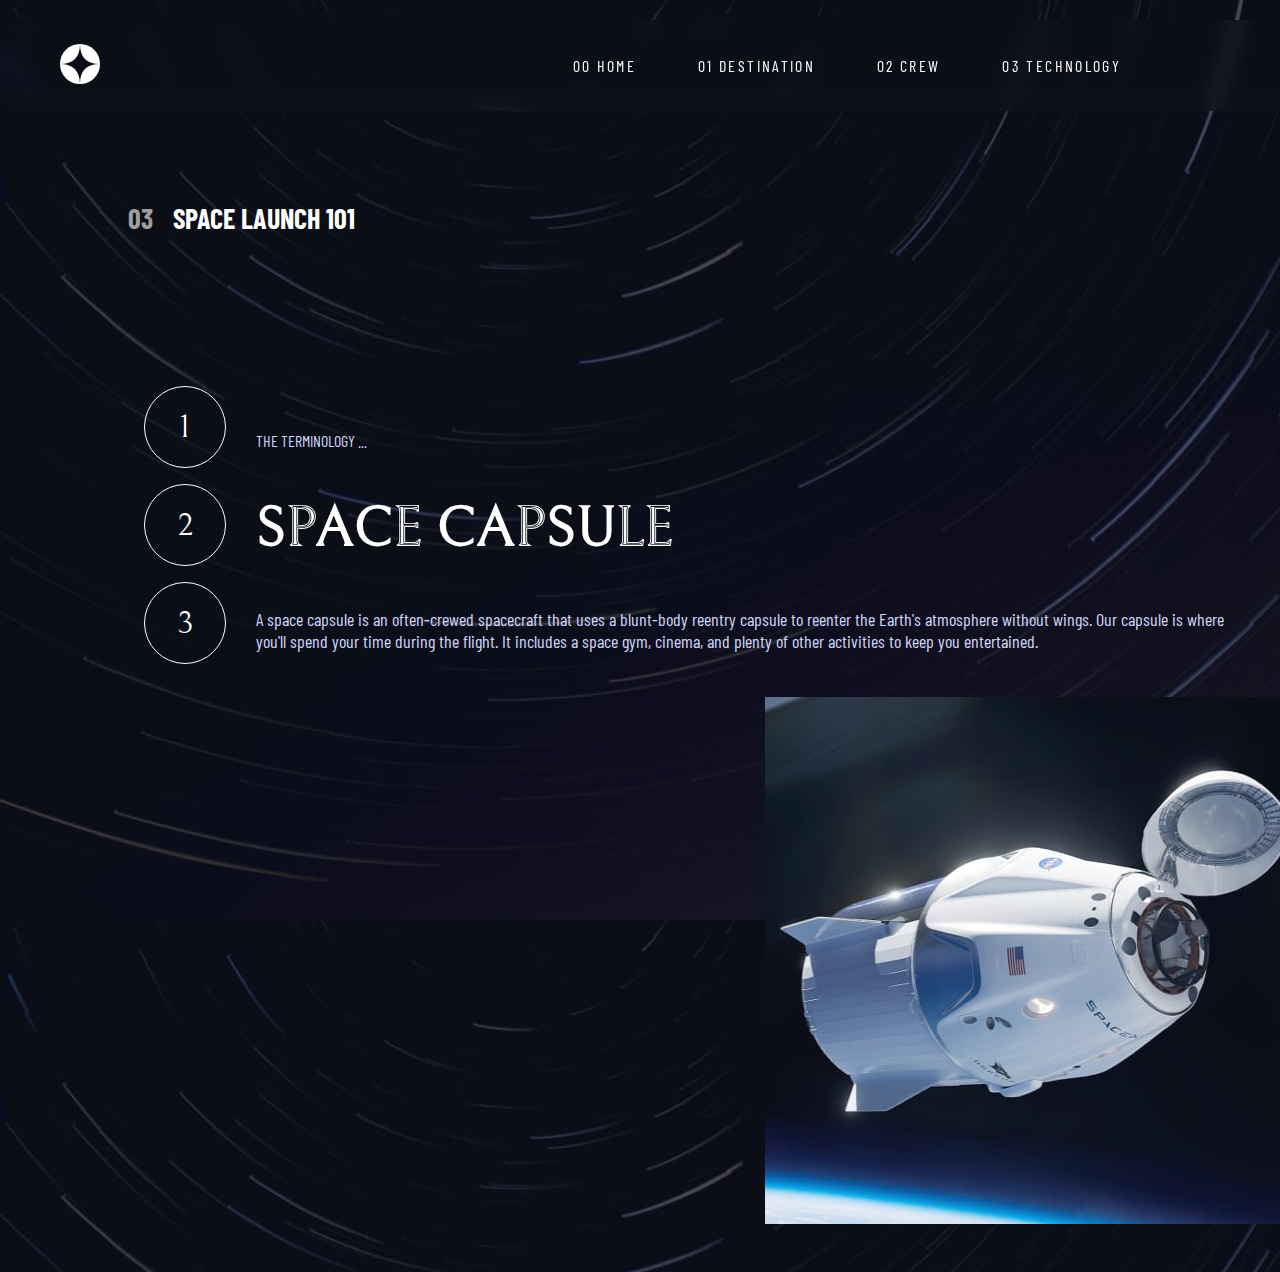
<file: technology/technology-capsule.html>
<!DOCTYPE html>
<html lang="en">

<head>
    <meta charset="UTF-8">
    <meta name="viewport" content="width=device-width">
    <title>CREW</title>
    <!-- link css -->
    <link rel="stylesheet" type="text/css" href="../assets/css/style.css">
    <!-- link bootstrap -->
    <link href="https://cdn.jsdelivr.net/npm/bootstrap@5.3.0/dist/css/bootstrap.min.css" rel="stylesheet"
        integrity="sha384-9ndCyUaIbzAi2FUVXJi0CjmCapSmO7SnpJef0486qhLnuZ2cdeRhO02iuK6FUUVM" crossorigin="anonymous">
    <!-- link gg fonts -->
    <link rel="preconnect" href="https://fonts.googleapis.com">
    <link rel="preconnect" href="https://fonts.gstatic.com" crossorigin>
    <link href="https://fonts.googleapis.com/css2?family=Bellefair&display=swap" rel="stylesheet">
    <link rel="preconnect" href="https://fonts.googleapis.com">
    <link rel="preconnect" href="https://fonts.gstatic.com" crossorigin>
    <link href="https://fonts.googleapis.com/css2?family=Barlow+Condensed&display=swap" rel="stylesheet">
    <style>
        @media only screen and (min-width: 320px) {
            body {
                background: url("../assets/technology/background-technology-mobile.jpg");
                background-size: cover;
                height: 100vh;
            }
        }

        @media only screen and (min-width: 768px) {
            body {
                background: url("../assets/technology/background-technology-tablet.jpg");
                background-size: cover;
                height: 100vh;
            }
        }

        @media only screen and (min-width: 1280px) {
            body {
                background: url("../assets/technology/background-technology-desktop.jpg");
                background-size: cover;
                height: 100vh;
            }
        }
    </style>
</head>

<body>
    <!-- navbar -->
    <div class="nav-bar">
        <div class="logo">
            <a href="../index.html"><img src="../assets/logo.svg" alt="company logo"></a>
        </div>
        <div class="navbar-links">
            <ul>
                <li><a href="../index.html">00 HOME</a></li>
                <li><a href="../destination/destination-moon.html">01 DESTINATION</a></li>
                <li><a href="../crew/crew-douglas.html">02 CREW</a></li>
                <li><a href="../technology/technology-launch.html">03 TECHNOLOGY</a></li>
            </ul>
        </div>
    </div>

    <!-- content -->
    <div class="container-fluid">
        <div class="row" id="tech-row">
            <div class="col-lg-7" id="tech-col1">
                <h5 class="tech-title"><span style="color:rgb(158, 158, 158)">03</span>SPACE LAUNCH 101</h5>
                <div class="tech-sub-col">
                    <div class="tech-nums">
                        <div class="num">
                            <a href="./technology-launch.html">1</a>
                        </div>
                        <div class="num">
                            <a href="./technology-spaceport.html">2</a>
                        </div>
                        <div class="num">
                            <a href="./technology-capsule.html">3</a>
                        </div>
                    </div>
                    <div class="tech-sub-content">
                        <p class="terminology-txt">THE TERMINOLOGY ...</p>
                        <h2 class="tech-main-txt">SPACE CAPSULE</h2>
                        <p class="tech-desc">A space capsule is an often-crewed spacecraft that uses a blunt-body
                            reentry capsule to reenter the Earth's atmosphere without wings. Our capsule is where you'll
                            spend your time during the flight. It includes a space gym, cinema, and plenty of other
                            activities to keep you entertained.</p>
                    </div>
                </div>
            </div>
            <div class="col-lg-5" id="tech-col2">
                <div class="tech-image3"></div>
            </div>
        </div>
    </div>

    <!-- link script css -->
    <script src="https://cdn.jsdelivr.net/npm/bootstrap@5.3.0/dist/js/bootstrap.bundle.min.js"
        integrity="sha384-geWF76RCwLtnZ8qwWowPQNguL3RmwHVBC9FhGdlKrxdiJJigb/j/68SIy3Te4Bkz" crossorigin="anonymous">
        </script>
</body>

</html>
</file>
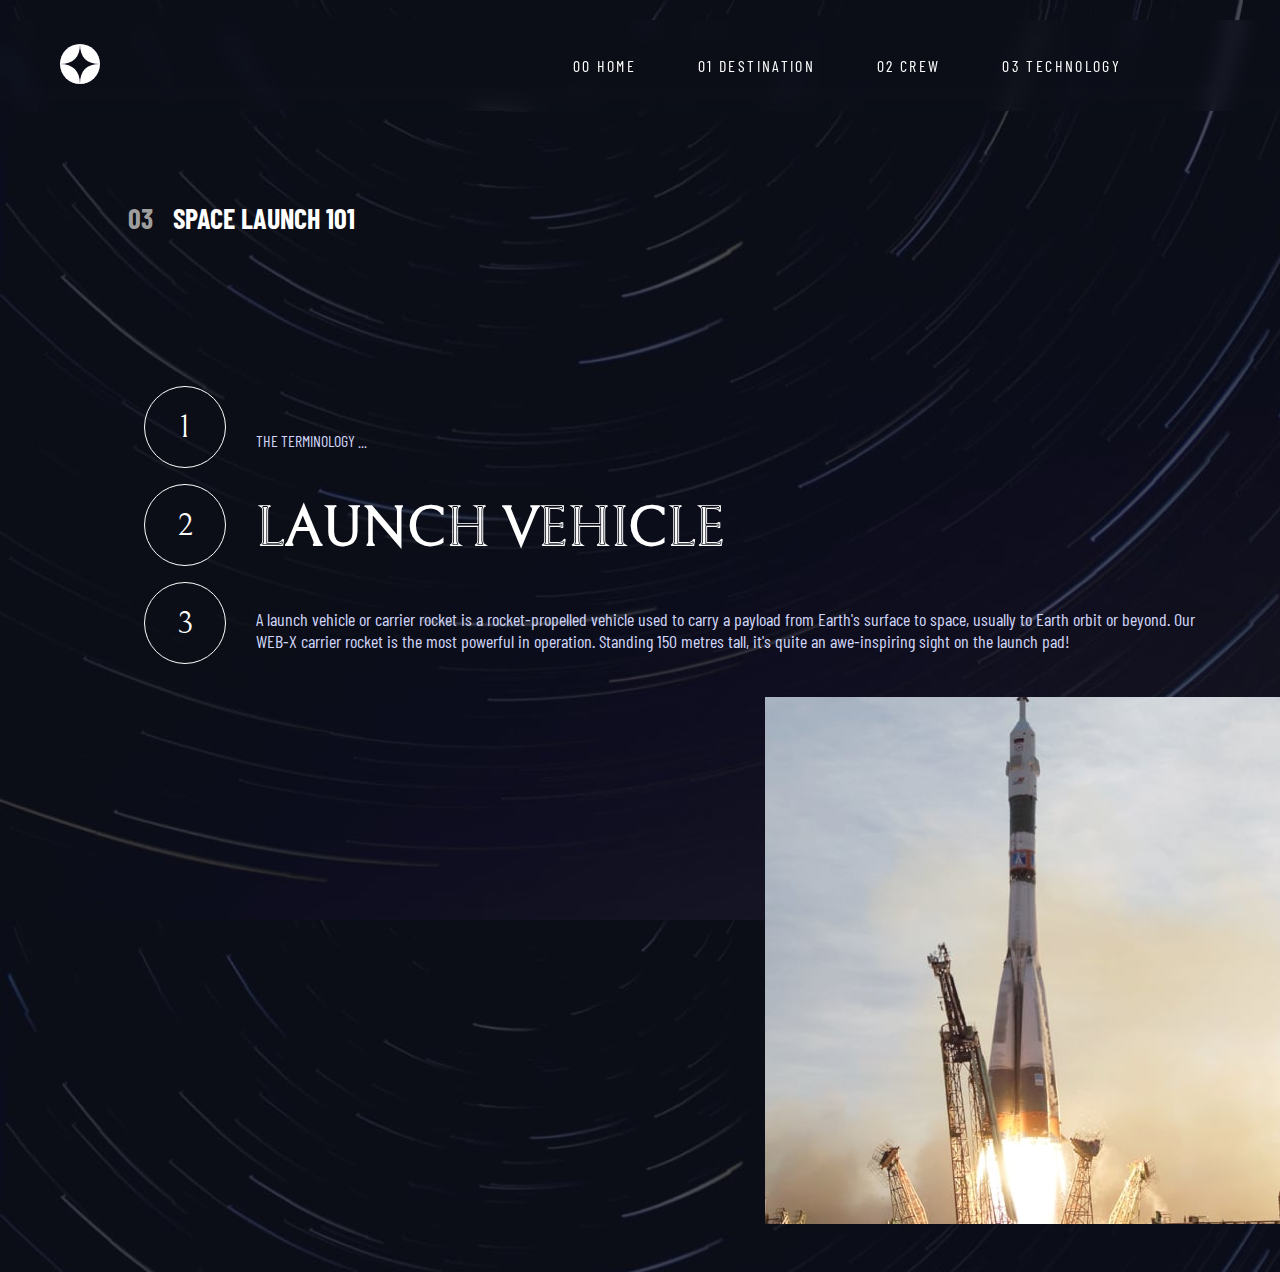
<file: technology/technology-launch.html>
<!DOCTYPE html>
<html lang="en">

<head>
    <meta charset="UTF-8">
    <meta name="viewport" content="width=device-width">
    <title>CREW</title>
    <!-- link css -->
    <link rel="stylesheet" type="text/css" href="../assets/css/style.css">
    <!-- link bootstrap -->
    <link href="https://cdn.jsdelivr.net/npm/bootstrap@5.3.0/dist/css/bootstrap.min.css" rel="stylesheet"
        integrity="sha384-9ndCyUaIbzAi2FUVXJi0CjmCapSmO7SnpJef0486qhLnuZ2cdeRhO02iuK6FUUVM" crossorigin="anonymous">
    <!-- link gg fonts -->
    <link rel="preconnect" href="https://fonts.googleapis.com">
    <link rel="preconnect" href="https://fonts.gstatic.com" crossorigin>
    <link href="https://fonts.googleapis.com/css2?family=Bellefair&display=swap" rel="stylesheet">
    <link rel="preconnect" href="https://fonts.googleapis.com">
    <link rel="preconnect" href="https://fonts.gstatic.com" crossorigin>
    <link href="https://fonts.googleapis.com/css2?family=Barlow+Condensed&display=swap" rel="stylesheet">
    <style>
        @media only screen and (min-width: 320px) {
            body {
                background: url("../assets/technology/background-technology-mobile.jpg");
                background-size: cover;
                height: 100vh;
            }
        }

        @media only screen and (min-width: 768px) {
            body {
                background: url("../assets/technology/background-technology-tablet.jpg");
                background-size: cover;
                height: 100vh;
            }
        }

        @media only screen and (min-width: 1280px) {
            body {
                background: url("../assets/technology/background-technology-desktop.jpg");
                background-size: cover;
                height: 100vh;
            }
        }
    </style>
</head>

<body>
    <!-- navbar -->
    <div class="nav-bar">
        <div class="logo">
            <a href="../index.html"><img src="../assets/logo.svg" alt="company logo"></a>
        </div>
        <div class="navbar-links">
            <ul>
                <li><a href="../index.html">00 HOME</a></li>
                <li><a href="../destination/destination-moon.html">01 DESTINATION</a></li>
                <li><a href="../crew/crew-douglas.html">02 CREW</a></li>
                <li><a href="../technology/technology-launch.html">03 TECHNOLOGY</a></li>
            </ul>
        </div>
    </div>

    <!-- content -->
    <div class="container-fluid">
        <div class="row" id="tech-row">
            <div class="col-lg-7" id="tech-col1">
                <h5 class="tech-title"><span style="color:rgb(158, 158, 158)">03</span>SPACE LAUNCH 101</h5>
                <div class="tech-sub-col">
                    <div class="tech-nums">
                        <div class="num">
                            <a href="./technology-launch.html">1</a>
                        </div>
                        <div class="num">
                            <a href="./technology-spaceport.html">2</a>
                        </div>
                        <div class="num">
                            <a href="./technology-capsule.html">3</a>
                        </div>
                    </div>
                    <div class="tech-sub-content">
                        <p class="terminology-txt">THE TERMINOLOGY ...</p>
                        <h2 class="tech-main-txt">LAUNCH VEHICLE</h2>
                        <p class="tech-desc">A launch vehicle or carrier rocket is a rocket-propelled
                            vehicle used to carry a payload from Earth's surface to space, usually to Earth orbit or
                            beyond. Our WEB-X carrier rocket is the most powerful in operation. Standing 150 metres
                            tall, it's quite an awe-inspiring sight on the launch pad!</p>
                    </div>
                </div>
            </div>
            <div class="col-lg-5" id="tech-col2">
                <div class="tech-image1"></div>
            </div>
        </div>
    </div>

    <!-- link script css -->
    <script src="https://cdn.jsdelivr.net/npm/bootstrap@5.3.0/dist/js/bootstrap.bundle.min.js"
        integrity="sha384-geWF76RCwLtnZ8qwWowPQNguL3RmwHVBC9FhGdlKrxdiJJigb/j/68SIy3Te4Bkz" crossorigin="anonymous">
        </script>
</body>

</html>
</file>
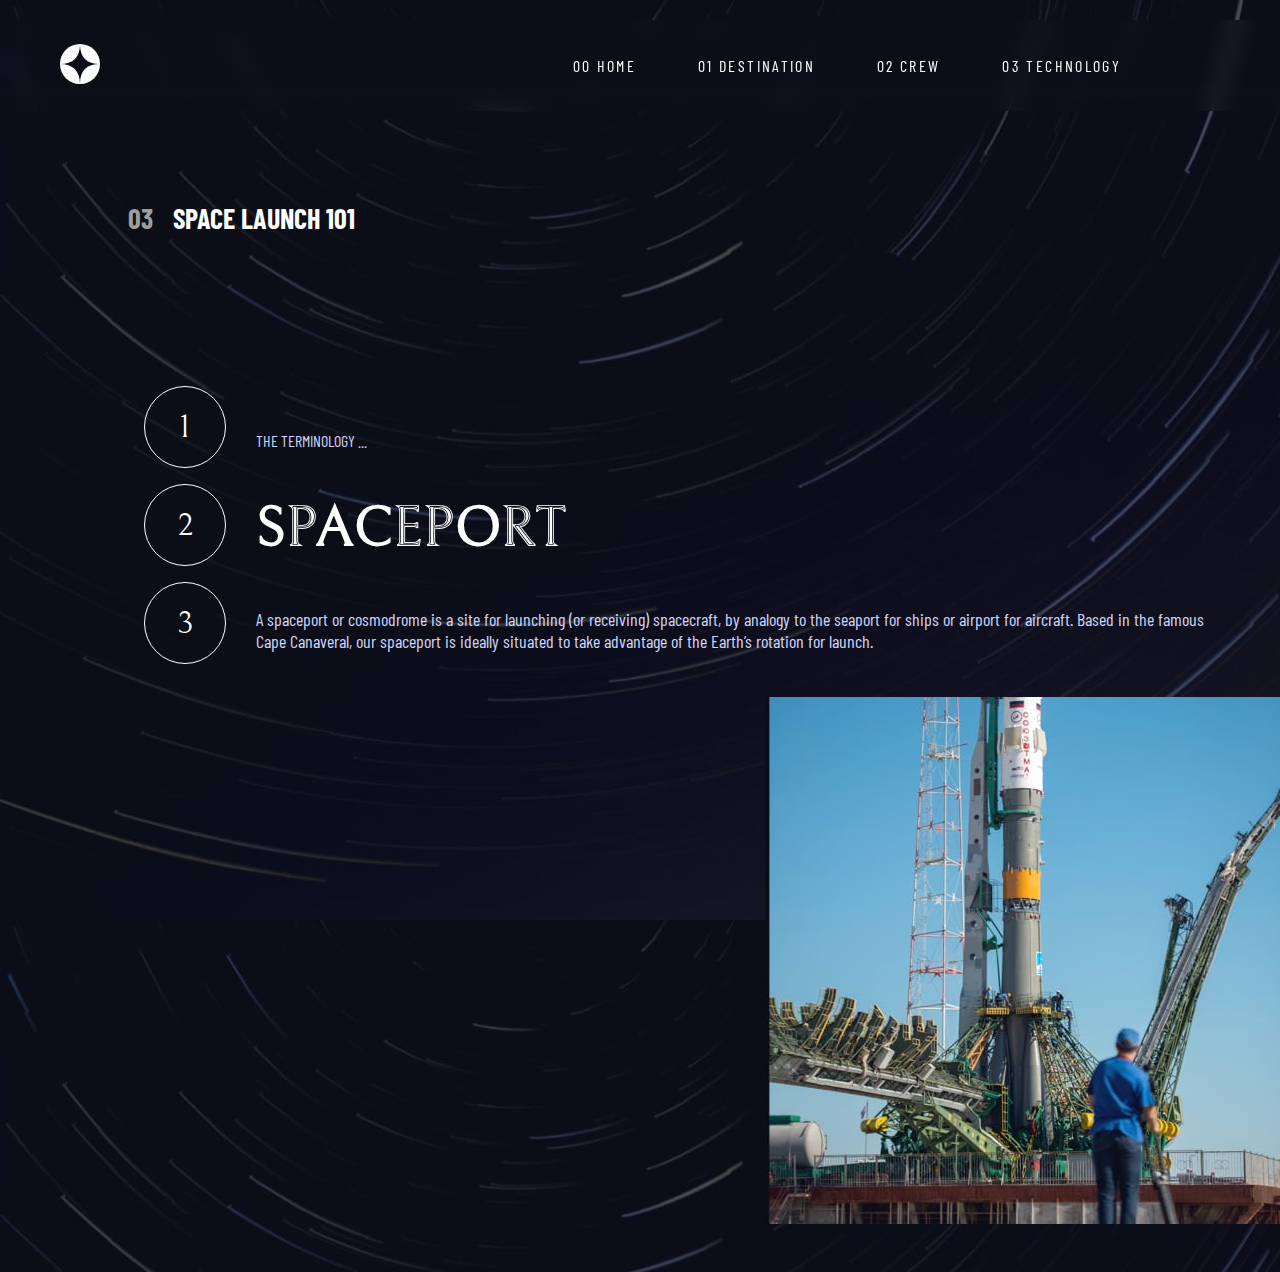
<file: technology/technology-spaceport.html>
<!DOCTYPE html>
<html lang="en">

<head>
    <meta charset="UTF-8">
    <meta name="viewport" content="width=device-width">
    <title>CREW</title>
    <!-- link css -->
    <link rel="stylesheet" type="text/css" href="../assets/css/style.css">
    <!-- link bootstrap -->
    <link href="https://cdn.jsdelivr.net/npm/bootstrap@5.3.0/dist/css/bootstrap.min.css" rel="stylesheet"
        integrity="sha384-9ndCyUaIbzAi2FUVXJi0CjmCapSmO7SnpJef0486qhLnuZ2cdeRhO02iuK6FUUVM" crossorigin="anonymous">
    <!-- link gg fonts -->
    <link rel="preconnect" href="https://fonts.googleapis.com">
    <link rel="preconnect" href="https://fonts.gstatic.com" crossorigin>
    <link href="https://fonts.googleapis.com/css2?family=Bellefair&display=swap" rel="stylesheet">
    <link rel="preconnect" href="https://fonts.googleapis.com">
    <link rel="preconnect" href="https://fonts.gstatic.com" crossorigin>
    <link href="https://fonts.googleapis.com/css2?family=Barlow+Condensed&display=swap" rel="stylesheet">
    <style>
        @media only screen and (min-width: 320px) {
            body {
                background: url("../assets/technology/background-technology-mobile.jpg");
                background-size: cover;
                height: 100vh;
            }
        }

        @media only screen and (min-width: 768px) {
            body {
                background: url("../assets/technology/background-technology-tablet.jpg");
                background-size: cover;
                height: 100vh;
            }
        }

        @media only screen and (min-width: 1280px) {
            body {
                background: url("../assets/technology/background-technology-desktop.jpg");
                background-size: cover;
                height: 100vh;
            }
        }
    </style>
</head>

<body>
    <!-- navbar -->
    <div class="nav-bar">
        <div class="logo">
            <a href="../index.html"><img src="../assets/logo.svg" alt="company logo"></a>
        </div>
        <div class="navbar-links">
            <ul>
                <li><a href="../index.html">00 HOME</a></li>
                <li><a href="../destination/destination-moon.html">01 DESTINATION</a></li>
                <li><a href="../crew/crew-douglas.html">02 CREW</a></li>
                <li><a href="../technology/technology-launch.html">03 TECHNOLOGY</a></li>
            </ul>
        </div>
    </div>

    <!-- content -->
    <div class="container-fluid">
        <div class="row" id="tech-row">
            <div class="col-lg-7" id="tech-col1">
                <h5 class="tech-title"><span style="color:rgb(158, 158, 158)">03</span>SPACE LAUNCH 101</h5>
                <div class="tech-sub-col">
                    <div class="tech-nums">
                        <div class="num">
                            <a href="./technology-launch.html">1</a>
                        </div>
                        <div class="num">
                            <a href="./technology-spaceport.html">2</a>
                        </div>
                        <div class="num">
                            <a href="./technology-capsule.html">3</a>
                        </div>
                    </div>
                    <div class="tech-sub-content">
                        <p class="terminology-txt">THE TERMINOLOGY ...</p>
                        <h2 class="tech-main-txt">SPACEPORT</h2>
                        <p class="tech-desc">A spaceport or cosmodrome is a site for launching (or receiving)
                            spacecraft, by analogy to the seaport for ships or airport for aircraft. Based in the famous
                            Cape Canaveral, our spaceport is ideally situated to take advantage of the Earth’s rotation
                            for launch.</p>
                    </div>
                </div>
            </div>
            <div class="col-lg-5" id="tech-col2">
                <div class="tech-image2"></div>
            </div>
        </div>
    </div>

    <!-- link script css -->
    <script src="https://cdn.jsdelivr.net/npm/bootstrap@5.3.0/dist/js/bootstrap.bundle.min.js"
        integrity="sha384-geWF76RCwLtnZ8qwWowPQNguL3RmwHVBC9FhGdlKrxdiJJigb/j/68SIy3Te4Bkz" crossorigin="anonymous">
        </script>
</body>

</html>
</file>
<file: assets/css/style.css>
body {
  margin: 0px;
  padding: 0px;
}

/*CSS for nav bar*/
.logo {
  margin-left: 30px;
}
.logo img {
  width: 30px;
}
.navbar-links ul li a {
  margin-top: 20px;
  margin-bottom: 20px;
}
.navbar-links ul {
  margin: 0;
  padding: 0;
  display: flex;
}
.navbar-links li {
  list-style: none;
}
.navbar-links li a {
  text-decoration: none;
  font-size: 16px;
  font-family: "Barlow Condensed", sans-serif;
  letter-spacing: 2.35px;
  color:white;
  padding: 16px;
  display: block;
}
.navbar-links li:hover {
  border-bottom: 3px solid rgb(192, 192, 192);
}
.nav-btn-active {
  border-bottom: 3px solid white;
}

/*CSS for home page*/
#col1 {
  color: white;
}
.f-text {
  color: #d0d6f9;
  font-family: "Barlow Condensed", sans-serif;
  letter-spacing: 4.75px;
}
.main-text {
  font-family: "Bellefair", serif;
}
.s-text {
  color: #d0d6f9;
  font-family: "Barlow Condensed", sans-serif;
}
.explore-link,
.explore-link:hover {
  text-decoration: none;
  color: #0b0d17;
}
/*End of the home page css*/


/*Beginning of destination page css*/
.dest-title {
  color: white;
  font-family: "Barlow Condensed", sans-serif;
}
.dest-title span {
  margin-right: 20px;
  font-family: "Barlow Condensed", sans-serif;
}
.planet-navbar ul li {
  list-style: none;
}
.planet-navbar ul li a {
  color: #d0d6f9;
  font-family: "Barlow Condensed", sans-serif;
  padding-left: 20px;
  padding-right: 20px;
  text-decoration: none;
}
.planet-navbar ul li:hover {
  border-bottom: 3px solid rgb(192, 192, 192);
}
.planet-navbar ul {
  display: flex;
}
.moon-btn {
  border-bottom: 3px solid white;
}
.moon-name {
  color: white;
  font-family: "Bellefair", serif;
}
.moon-desc {
  color: #d0d6f9;
  font-family: "Barlow Condensed", sans-serif;
}
.bottom-section {
  color: white;
}
.dis-title,
.est-time {
  font-family: "Barlow Condensed", sans-serif;
}
.dis-value,
.time-value {
  font-family: "Bellefair", serif;
}
.planet-navbar-active {
  border-bottom: 3px solid white;
}
/*End of destination page css*/


/*Beginning of crew page css*/
.crew-title {
  color: white;
  font-family: "Barlow Condensed", sans-serif;
}
.crew-title span {
  margin-right: 20px;
  font-family: "Barlow Condensed", sans-serif;
}
.crew-position {
  color: white;
  opacity: 50%;
  font-family: "Bellefair", serif;
}
.crew-name {
  color: white;
  font-family: "Bellefair", serif;
}
.crew-desc {
  color: #d0d6f9;
  font-family: "Barlow Condensed", sans-serif;
}
.crew-nav {
  display: flex;
}
.nav-circles a {
  color: #979797;
  text-decoration: none;
  display: flex;
  justify-content: center;
  align-items: center;
  margin-top: -10px;
}
.nav-circles {
  background-color: white;
  transition: 0.5s;
  opacity: 17.44%;
  border-radius: 25px;
}
.nav-circles-active {
  background-color: white;
  opacity: 100%;
}
.nav-circles:hover {
  background-color: #979797;
  transition: 0.5s;
  opacity: 100%;
  cursor: pointer;
}
/*End of crew page css*/


/*Beginning of tech page css*/
.tech-title {
  color: white;
  font-family: "Barlow Condensed", sans-serif;
}
.tech-title span {
  margin-right: 20px;
  font-family: "Barlow Condensed", sans-serif;
}
.num a {
  color: white;
  text-decoration: none;
  display: flex;
  justify-content: center;
  align-items: center;
  width: 40px;
  height: 40px;
  border-radius: 50px;
  font-size: 32px;
  margin-left: 16px;
  margin-right: 16px;
}
.num a:hover {
  color: black;
  background-color: white;
}
.num {
  color: white;
  font-family: "Bellefair", serif;
  transition: 0.5s;
  z-index: 20;
}
/* .num:hover {
  color: black;
  background-color: white;
  transition: 0.5s;
  cursor: pointer;
} */
.num-active {
  color: black;
  background-color: white;
}
.terminology-txt,
.tech-desc {
  color: #d0d6f9;
  font-family:"Barlow Condensed", sans-serif;
}
.tech-main-txt {
  color: white;
  font-family: "Bellefair", serif;
}
/*End of tech page css*/



/* responsive mobile */
@media only screen and (min-width: 320px) {
  .logo {
    padding-top: 20px;
    padding-bottom: 20px;
  }
  .nav-bar {
    display: flex;
    justify-content: space-between;
    align-items: center;
    color: white;
    z-index: 100;
  }
  .navbar-links {
    display: none;
    margin-left: 50vw;
  }
  .nav-bar {
    flex-direction: column;
    align-items: flex-start;
  }
  .navbar-links ul {
    position: absolute;
    flex-direction: column;
    width: 50vw;
    z-index: 100;
  }
  .navbar-links ul {
    background-color: transparent;
    backdrop-filter: blur(10px);
  }
  .navbar-links-active {
    display: flex;
  }
  .toggle-button-open {
    position: absolute;
    top: 25px;
    right: 20px;
    display: flex;
    flex-direction: column;
    justify-content: space-between;
    width: 20px;
  }
  #home-row {
    margin-top: 10vh;
  }
  #col1 {
    text-align: center;
  }
  .f-text {
    font-size: 16px;
  }
  .main-text {
    font-size: 80px;
  }
  .s-text {
    font-size: 15px;
    padding-left: 5vw;
    padding-right: 5vw;
  }
  #col2 {
    margin-top: 10vh;
    display: flex;
    justify-content: center;
  }
  .home-button {
    width: 150px;
    height: 150px;
    border-radius: 100%;
    background-color: white;
    transition: 0.5s;
  }
  .home-button:hover {
    box-shadow: 0px 0px 0px 40px #979797;
    transition: 0.5s;
  }
  .home-button p {
    text-align: center;
    line-height: 150px;
    font-size: 20px;
    font-family: "Bellefair", serif;
  }
  /*End of the homepage css*/

  
  /*Beginning of the destination css*/
  #dest-row {
    margin-top: 3vh;
  }
  .dest-title {
    text-align: center;
    font-size: 16px;
  }
  .dest-title span {
    font-size: 16px;
  }
  .planetholder {
    margin-top: 5vh;
  }
  .planet {
    display: block;
    margin-left: auto;
    margin-right: auto;
    width: 170px;
  }
  #dest-col2 {
    padding-left: 5vw;
    padding-right: 5vw;
  }
  .planet-navbar {
    margin-top: 3vh;
  }
  .planet-navbar ul li a {
    font-size: 14px;
    letter-spacing: 2.7px;
    text-decoration: none;
  }
  .planet-navbar ul li:hover {
    border-bottom: 3px solid #979797;
  }
  .planet-navbar ul {
    display: flex;
    justify-content: center;
    margin-left: -3vw;
  }
  .moon-name {
    text-align: center;
    font-size: 56px;
    margin-top: 3vh;
  }
  .moon-desc {
    font-size: 15px;
    text-align: center;
    letter-spacing: 1.5px;
  }
  .line {
    border-top: 1px solid white;
    width: 300px;
    margin: auto;
    margin-top: 5vh;
  }
  .bottom-section {
    display: block;
    justify-content: center;
    margin-top: 5vh;
  }
  .time {
    margin-top: 3vh;
  }
  .dis-title,
  .est-time {
    text-align: center;
    font-size: 14px;
    letter-spacing: 2.35px;
    margin-top: 0vh;
  }
  .dis-value,
  .time-value {
    text-align: center;
    font-size: 28px;
    margin-top: -2vh;
  }
  /*End of the destination css*/


  /*Beginning of crew page css*/
  #crew-row {
    margin-top: 3vh;
  }
  .crew-title {
    font-size: 16px;
    text-align: center;
  }
  .crew-title span {
    font-size: 16px;
  }
  .crew-content {
    margin-top: 50vh;
  }
  .crew-position {
    text-align: center;
    font-size: 16px;
  }
  .crew-name {
    text-align: center;
    font-size: 24px;
  }
  .crew-desc {
    text-align: center;
    font-size: 15px;
    margin-top: 20px;
    padding-left: 20px;
    padding-right: 20px;
  }
  .crew-nav {
    margin-top: -28vh;
    justify-content: center;
  }
  .nav-circles {
    width: 10px;
    height: 10px;
    margin-left: 14px;
    margin-right: 14px;
  }
  .crew-image {
    height: 30vh;
    margin-top: -38vh;
    display: block;
    margin-left: auto;
    margin-right: auto;
  }
  .crew-image-line {
    border: 1px rgb(172, 172, 172) solid;
    width: 300px;
    margin: auto;
    margin-top: -0vh;
  }
  /*End of crew page css*/


  /*Start of tech page css*/
  #tech-row {
    margin-top: 3vh;
  }
  .tech-title {
    font-size: 16px;
    text-align: center;
  }
  .tech-title span {
    font-size: 16px;
  }
  .tech-sub-col {
    margin-top: 15vh;
    margin-left: 0vw;
    margin-top: 35vh;
  }
  .tech-nums {
    display: flex;
    justify-content: center;
  }
  .num a {
    display: flex;
    justify-content: center;
    align-items: center;
    width: 40px;
    height: 40px;
    border: 1px white solid;
    border-radius: 50px;
    font-size: 32px;
    margin-left: 16px;
    margin-right: 16px;
  }
  .tech-sub-content {
    margin-left: 0vw;
    padding-top: 5vh;
  }
  .terminology-txt {
    font-size: 14px;
    text-align: center;
  }
  .tech-main-txt {
    font-size: 24px;
    text-align: center;
  }
  .tech-desc {
    font-size: 15px;
    margin-top: 3vh;
    text-align: center;
    padding-left: 10px;
    padding-right: 10px;
  }
  #tech-col2 {
    position: absolute;
    padding: 0px;
    margin-top: 10vh;
  }
  .tech-image1 {
    background: url("/assets/technology/image-launch-vehicle-landscape.jpg");
    height: 40vh;
    background-repeat: no-repeat;
    background-size: contain;
  }
  .tech-image2 {
    background: url("/assets/technology/image-spaceport-landscape.jpg");
    height: 40vh;
    background-repeat: no-repeat;
    background-size: contain;
  }
  .tech-image3 {
    background: url("/assets/technology/image-space-capsule-landscape.jpg");
    height: 40vh;
    background-repeat: no-repeat;
    background-size: contain;
  }
  /*End of tech page css*/
}

/* responsive tablet */
@media only screen and (min-width: 768px) {
  .logo {
    margin-left: 60px;
  }
  .logo img {
    width: 40px;
  }
  .nav-bar {
    margin-top: 20px;
    display: flex;
    justify-content: space-between;
    align-items: center;
    background-color: transparent;
    backdrop-filter: blur(10px);
    color: white;
    z-index: 100;
  }
  .navbar-links {
    display: block;
    margin-left: 0vw;
    margin-right: 5vw;
  }

  .nav-bar {
    flex-direction: row;
    align-items: center;
  }
  .navbar-links ul {
    position: relative;
    flex-direction: row;
    width: 100%;
    z-index: 100;
  }
  .navbar-links ul {
    background-color: transparent;
    backdrop-filter: blur(10px);
  }
  .navbar-links-active {
    display: flex;
  }
  .toggle-button-open,
  .toggle-button-close {
    display: none;
  }
  #home-row {
    margin-top: 10vh;
  }
  #col1 {
    text-align: center;
  }
  .f-text {
    font-size: 20px;
  }
  .main-text {
    font-size: 150px;
  }
  .s-text {
    font-size: 16px;
    padding-left: 15vw;
    padding-right: 15vw;
  }
  #col2 {
    margin-top: 10vh;
    display: flex;
    justify-content: center;
  }
  .home-button {
    width: 242px;
    height: 242px;
    border-radius: 100%;
    background-color: white;
    transition: 0.5s;
  }
  .home-button:hover {
    box-shadow: 0px 0px 0px 50px #979797;
    transition: 0.5s;
  }
  .home-button p {
    text-align: center;
    line-height: 242px;
    font-size: 32px;
    font-family: "Bellefair", serif;
  }
  /*End of the homepage css*/

  /*Beginning of the destination css*/
  #dest-row {
    margin-top: 3vh;
  }
  .dest-title {
    text-align: left;
    font-size: 20px;
  }
  .dest-title span {
    font-size: 20px;
  }
  .planetholder {
    margin-top: 5vh;
  }
  .planet {
    display: block;
    margin-left: auto;
    margin-right: auto;
    width: 300px;
  }
  #dest-col2 {
    padding-left: 5vw;
    padding-right: 5vw;
  }
  .planet-navbar {
    margin-top: 5vh;
  }
  .planet-navbar ul li a {
    font-size: 16px;
    letter-spacing: 2.7px;
    text-decoration: none;
  }
  .planet-navbar ul li:hover {
    border-bottom: 3px solid #979797;
    cursor: pointer;
  }
  .planet-navbar ul {
    display: flex;
    justify-content: center;
    margin-left: -3vw;
  }
  .moon-name {
    text-align: center;
    font-size: 80px;
    margin-top: 3vh;
  }
  .moon-desc {
    font-size: 16px;
    text-align: center;
    letter-spacing: 1.5px;
  }
  .line {
    border-top: 1px solid white;
    width: 500px;
    margin: auto;
    margin-top: 5vh;
  }
  .bottom-section {
    display: flex;
    justify-content: center;
    margin-top: 5vh;
  }
  .distance {
    padding-right: 80px;
  }
  .time {
    padding-left: 80px;
    margin-top: 0vh;
  }
  .dis-title,
  .est-time {
    font-size: 14px;
    letter-spacing: 2.35px;
  }
  .dis-value,
  .time-value {
    font-size: 28px;
  }
  /*End of the destination css*/

  /*Beginning of crew page css*/
  #crew-row {
    margin-top: 3vh;
  }
  .crew-title {
    font-size: 20px;
    text-align: left;
  }
  .crew-title span {
    font-size: 20px;
  }
  .crew-content {
    margin-top: 10vh;
  }
  .crew-position {
    text-align: center;
    font-size: 24px;
  }
  .crew-name {
    text-align: center;
    font-size: 40px;
  }
  .crew-desc {
    text-align: center;
    font-size: 16px;
    margin-top: 20px;
    padding-left: 120px;
    padding-right: 120px;
  }
  .crew-nav {
    margin-top: 5vh;
    justify-content: center;
  }
  .nav-circles {
    width: 10px;
    height: 10px;
    margin-left: 24px;
    margin-right: 24px;
  }
  .crew-image {
    height: 48vh;
    position: absolute;
    bottom: 0px;
    right: 25%;
    margin-bottom: -2vh;
  }
  .crew-image-line {
    display: none;
  }
  /*End of crew page css*/

  /*Start of tech page css*/
  #tech-row {
    margin-top: 3vh;
  }
  .tech-title {
    text-align: left;
    font-size: 20px;
    margin-left: 5vw;
  }
  .tech-title span {
    font-size: 20px;
  }
  .tech-sub-col {
    margin-top: 15vh;
    margin-left: 0vw;
    margin-top: 45vh;
  }
  .tech-nums {
    display: flex;
    justify-content: center;
  }
  .num a {
    display: flex;
    justify-content: center;
    align-items: center;
    width: 60px;
    height: 60px;
    border: 1px white solid;
    border-radius: 50px;
    font-size: 32px;
    margin-left: 16px;
    margin-right: 16px;
  }
  .tech-sub-content {
    margin-left: 0vw;
    padding-top: 5vh;
  }
  .terminology-txt {
    font-size: 16px;
    text-align: center;
  }
  .tech-main-txt {
    font-size: 40px;
    text-align: center;
  }
  .tech-desc {
    font-size: 16px;
    margin-top: 3vh;
    text-align: center;
    padding-left: 100px;
    padding-right: 100px;
  }
  #tech-col2 {
    position: absolute;
    padding: 0px;
    margin-top: 10vh;
  }
  .tech-image1 {
    background: url("/assets/technology/image-launch-vehicle-landscape.jpg");
    height: 40vh;
    background-repeat: no-repeat;
    background-size: contain;
  }
  .tech-image2 {
    background: url("/assets/technology/image-spaceport-landscape.jpg");
    height: 40vh;
    background-repeat: no-repeat;
    background-size: contain;
  }
  .tech-image3 {
    background: url("/assets/technology/image-space-capsule-landscape.jpg");
    height: 40vh;
    background-repeat: no-repeat;
    background-size: contain;
  }
  /*End of tech page css*/
}

/* responsive laptop */
@media only screen and (min-width: 1280px) {
  .logo {
    margin-left: 60px;
  }
  .nav-bar {
    margin-top: 20px;
    display: flex;
    justify-content: space-between;
    align-items: center;
    background-color: transparent;
    backdrop-filter: blur(10px);
    color: white;
    z-index: 100;
  }
  .navbar-links {
    margin-right: 10%;
  }
  .navbar-links li {
    padding-left: 15px;
    padding-right: 15px;
  }
  .toggle-button-open,
  .toggle-button-close {
    display: none;
  }
  #home-row {
    margin-top: 30vh;
  }
  #col1 {
    text-align: justify;
  }
  .f-text {
    font-size: 28px;
    margin-left: 5vw;
  }
  .main-text {
    font-size: 150px;
    margin-left: 5vw;
  }
  .s-text {
    font-size: 18px;
    padding-left: 0vw;
    padding-right: 7vw;
    margin-left: 5vw;
  }
  #col2 {
    margin-top: 0vh;
    display: flex;
    justify-content: end;
  }
  .home-button {
    width: 274px;
    height: 274px;
    border-radius: 100%;
    background-color: white;
    transition: 0.5s;
    margin-right: 5vw;
  }
  .home-button:hover {
    box-shadow: 0px 0px 0px 50px #979797;
    transition: 0.5s;
  }
  .home-button p {
    text-align: center;
    line-height: 274px;
    font-size: 32px;
    font-family: "Bellefair", serif;
  }
  /*End of the homepage css*/

  /*Beginning of the destination css*/
  #dest-row {
    margin-top: 10vh;
  }
  .dest-title {
    font-size: 28px;
    margin-left: 5vw;
  }
  .dest-title span {
    font-size: 28px;
  }
  .planetholder {
    margin-top: 10vh;
  }
  .planet {
    display: block;
    margin-left: auto;
    margin-right: auto;
    width: 445px;
  }
  #dest-col2 {
    padding-left: 5vw;
  }
  .planet-navbar {
    margin-top: 10vh;
  }
  .planet-navbar ul li a {
    font-size: 16px;
    letter-spacing: 2.7px;
    text-decoration: none;
  }
  .planet-navbar ul li:hover {
    border-bottom: 3px solid #979797;
    cursor: pointer;
  }
  .planet-navbar ul {
    display: flex;
    justify-content: flex-start;
    margin-left: -3vw;
  }
  .moon-name {
    text-align: left;
    font-size: 100px;
    margin-top: 5vh;
  }
  .moon-desc {
    font-size: 18px;
    text-align: justify;
    padding-right: 70px;
    letter-spacing: 1.5px;
  }
  .line {
    border-top: 1px solid white;
    width: 30vw;
    margin: 0;
    margin-top: 5vh;
  }
  .bottom-section {
    display: flex;
    justify-content: flex-start;
    margin-top: 5vh;
  }
  .distance {
    padding-right: 80px;
  }
  .time {
    padding-left: 80px;
    margin-top: 0vh;
  }
  .dis-title,
  .est-time {
    font-size: 14px;
    letter-spacing: 2.35px;
  }
  .dis-value,
  .time-value {
    font-size: 28px;
  }
  /*End of the destination css*/

  /*Beginning of crew page css*/
  #crew-row {
    margin-top: 10vh;
  }
  .crew-title {
    text-align: left;
    font-size: 28px;
    margin-left: 5vw;
  }
  .crew-title span {
    font-size: 28px;
  }
  .crew-content {
    padding-left: 5vw;
    margin-top: 15vh;
  }
  .crew-position {
    text-align: left;
    font-size: 32px;
  }
  .crew-name {
    text-align: left;
    font-size: 56px;
  }
  .crew-desc {
    text-align: justify;
    font-size: 18px;
    margin-top: 20px;
    padding-right: 80px;
    padding-left: 0px;
  }
  .crew-nav {
    padding-left: 4vw;
    margin-top: 10vh;
    justify-content: left;
  }
  .nav-circles {
    width: 15px;
    height: 15px;
    margin-left: 24px;
    margin-right: 24px;
  }
  .crew-image {
    height: 80vh;
    position: absolute;
    bottom: 0px;
    right: 10%;
    margin-bottom: -3vh;
  }
  .crew-image-line {
    display: none;
  }
  /*End of crew page css*/
  /*Start of tech page css*/
  #tech-col1 {
    padding-left: 5vw;
  }
  .tech-title {
    text-align: left;
    font-size: 28px;
    margin-left: 5vw;
  }
  .tech-title span {
    font-size: 28px;
  }
  #tech-row {
    margin-top: 10vh;
  }
  .tech-sub-col {
    margin-top: 15vh;
    margin-left: 5vw;
  }
  .tech-nums {
    position: absolute;
    display: block;
  }
  .num a {
    display: flex;
    justify-content: center;
    align-items: center;
    width: 80px;
    height: 80px;
    border: 1px white solid;
    border-radius: 50px;
    font-size: 32px;
    margin-top: 16px;
    margin-bottom: 16px;
  }
  .tech-sub-content {
    margin-left: 10vw;
    padding-top: 5vh;
  }
  .terminology-txt {
    font-size: 16px;
    text-align: left;
  }
  .tech-main-txt {
    font-size: 56px;
    text-align: left;
  }
  .tech-desc {
    font-size: 18px;
    margin-top: 3vh;
    text-align: left;
    padding-right: 50px;
    padding-left: 0px;
  }
  #tech-col2 {
    position: relative;
    padding: 0px;
    margin-top: 5vh;
  }
  .tech-image1 {
    background: url("/assets/technology/image-launch-vehicle-portrait.jpg");
    width: 515px;
    height: 575px;
    background-repeat: no-repeat;
    background-size: contain;
    position: absolute;
    right: 0px;
  }
  .tech-image2 {
    background: url("/assets/technology/image-spaceport-portrait.jpg");
    width: 515px;
    height: 575px;
    background-repeat: no-repeat;
    background-size: contain;
    position: absolute;
    right: 0px;
  }
  .tech-image3 {
    background: url("/assets/technology/image-space-capsule-portrait.jpg");
    width: 515px;
    height: 575px;
    background-repeat: no-repeat;
    background-size: contain;
    position: absolute;
    right: 0px;
  }
  /*End of tech page css*/
}

/* responsive tv */
@media only screen and (min-width: 1900px) {
  /*This breakpoint only use for technology page specific css rule*/
  #tech-col1 {
    padding-left: 16vw;
  }
}
</file>
